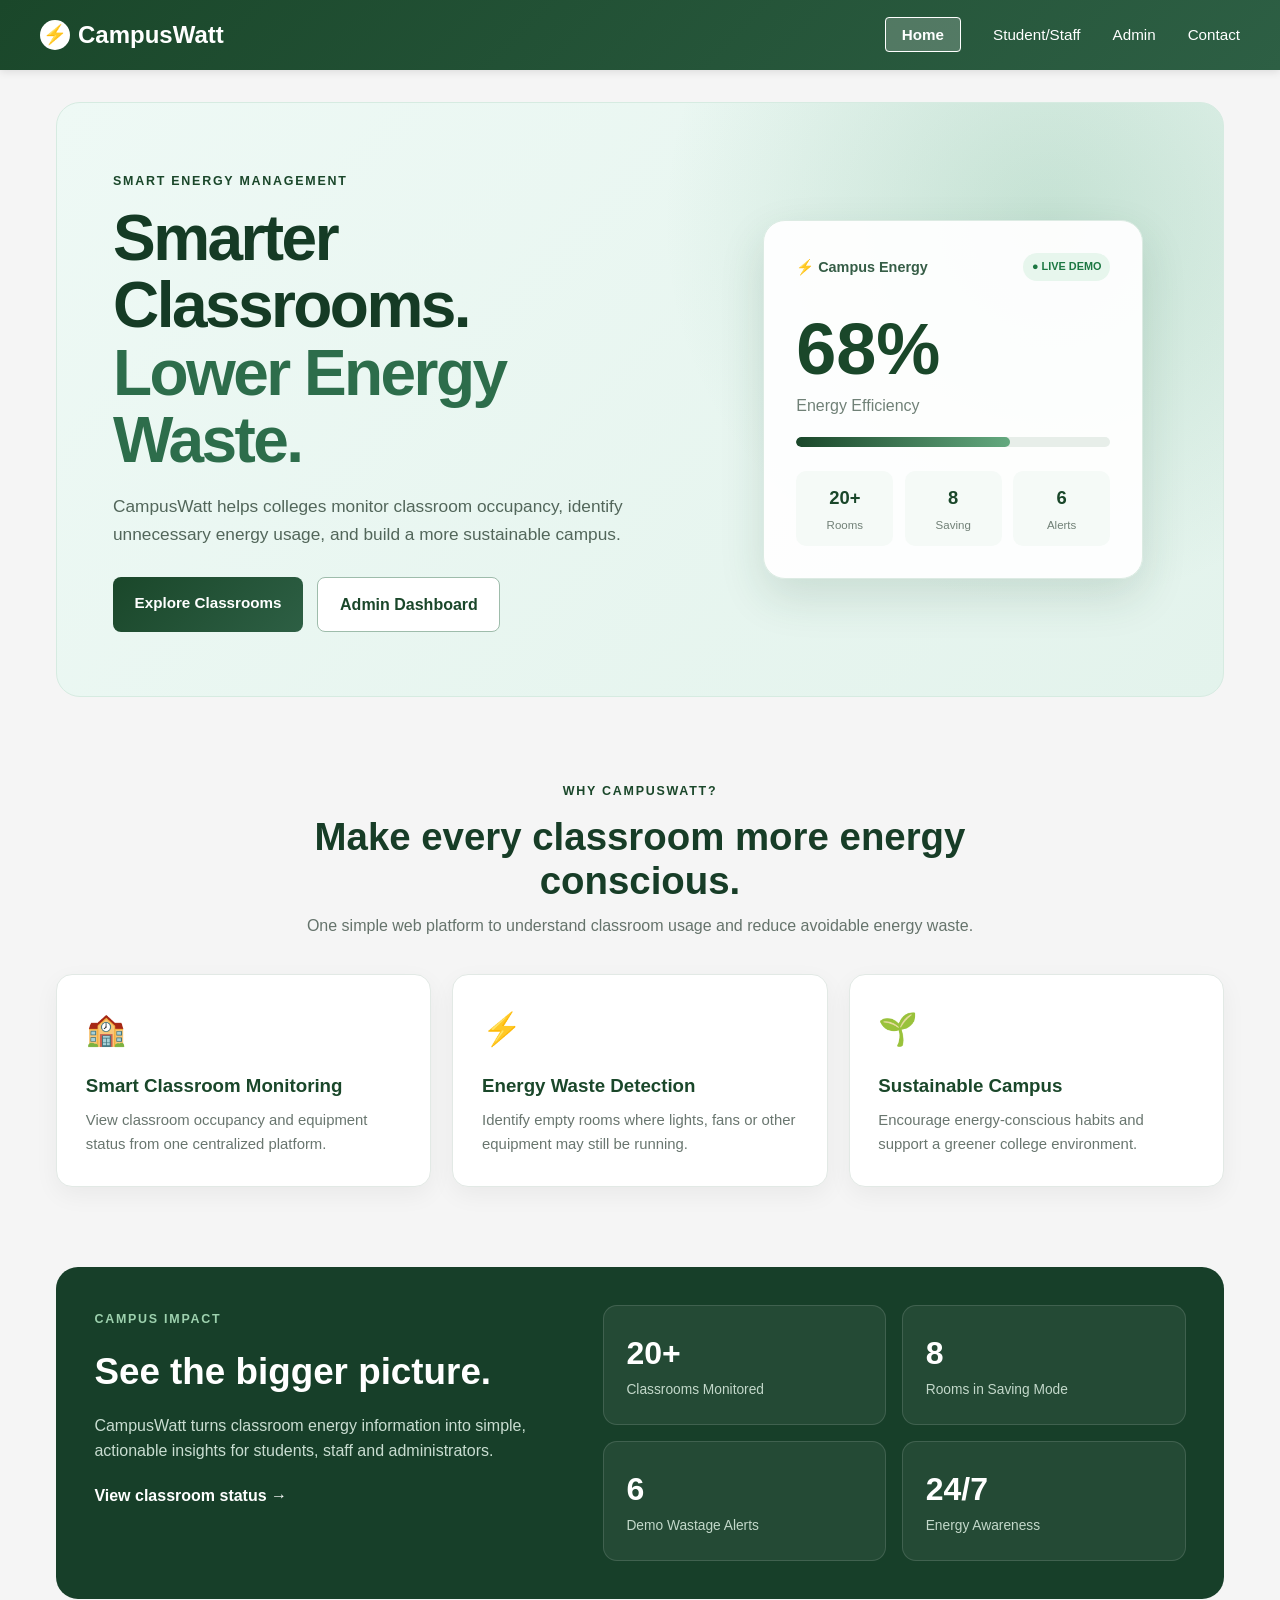
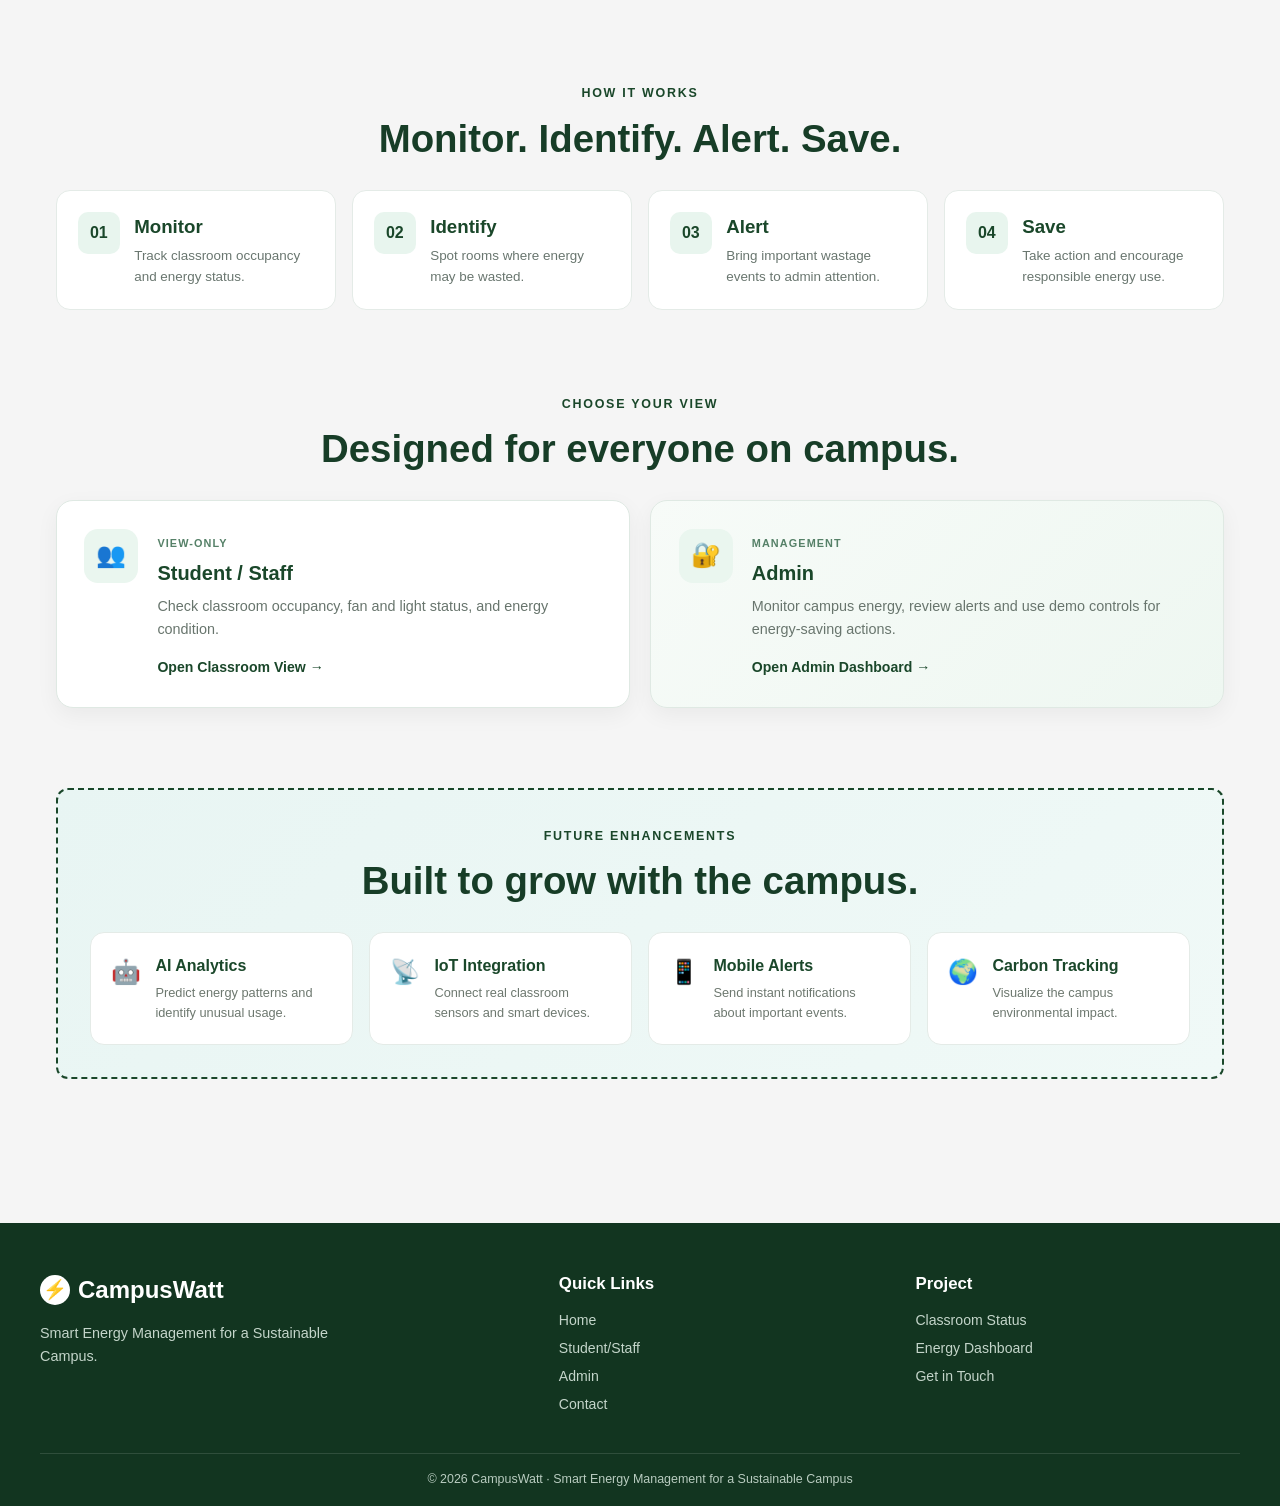
<file: CampusWatt_Home_Page/index.html>
<!DOCTYPE html>
<html lang="en">
<head>
<meta charset="UTF-8">
<meta name="viewport" content="width=device-width, initial-scale=1.0">
<title>CampusWatt - Smart Energy Management</title>
<link rel="stylesheet" href="styles.css">
</head>
<body>
<header>
<nav>
<a class="logo" href="index.html"><div class="logo-icon">⚡</div><span>CampusWatt</span></a>
<ul>
<li><a href="index.html"class="nav-btn active">Home</a></li>
<li><a href="student-login.html">Student/Staff</a></li>
<li><a href="login.html">Admin</a></li>
<li><a href="contact.html">Contact</a></li>
</ul>
</nav>
</header>
<main>
<section class="home-hero">
<div class="hero-content">
<span class="eyebrow">SMART ENERGY MANAGEMENT</span>
<h1>Smarter Classrooms.<br><span>Lower Energy Waste.</span></h1>
<p>CampusWatt helps colleges monitor classroom occupancy, identify unnecessary energy usage, and build a more sustainable campus.</p>
<div class="hero-actions"><a href="student-login.html" class="cta-btn">Explore Classrooms</a><a href="login.html" class="secondary-btn">Admin Dashboard</a></div>
</div>
<div class="hero-visual">
<div class="energy-card main-energy-card">
<div class="energy-card-top"><span>⚡ Campus Energy</span><span class="live-badge">● LIVE DEMO</span></div>
<div class="energy-number">68%</div><div class="energy-label">Energy Efficiency</div>
<div class="energy-progress"><span></span></div>
<div class="energy-mini-row"><div><strong>20+</strong><small>Rooms</small></div><div><strong>8</strong><small>Saving</small></div><div><strong>6</strong><small>Alerts</small></div></div>
</div></div>
</section>
<section class="section-heading"><span class="section-kicker">WHY CAMPUSWATT?</span><h2>Make every classroom more energy conscious.</h2><p>One simple web platform to understand classroom usage and reduce avoidable energy waste.</p></section>
<section class="benefit-grid">
<article class="benefit-card"><div class="benefit-icon">🏫</div><h3>Smart Classroom Monitoring</h3><p>View classroom occupancy and equipment status from one centralized platform.</p></article>
<article class="benefit-card"><div class="benefit-icon">⚡</div><h3>Energy Waste Detection</h3><p>Identify empty rooms where lights, fans or other equipment may still be running.</p></article>
<article class="benefit-card"><div class="benefit-icon">🌱</div><h3>Sustainable Campus</h3><p>Encourage energy-conscious habits and support a greener college environment.</p></article>
</section>
<section class="impact-section">
<div class="impact-copy"><span class="section-kicker">CAMPUS IMPACT</span><h2>See the bigger picture.</h2><p>CampusWatt turns classroom energy information into simple, actionable insights for students, staff and administrators.</p><a href="student.html" class="text-link">View classroom status →</a></div>
<div class="impact-stats"><div class="impact-stat"><strong>20+</strong><span>Classrooms Monitored</span></div><div class="impact-stat"><strong>8</strong><span>Rooms in Saving Mode</span></div><div class="impact-stat"><strong>6</strong><span>Demo Wastage Alerts</span></div><div class="impact-stat"><strong>24/7</strong><span>Energy Awareness</span></div></div>
</section>
<section class="workflow-section"><div class="section-heading compact"><span class="section-kicker">HOW IT WORKS</span><h2>Monitor. Identify. Alert. Save.</h2></div>
<div class="workflow-grid"><div class="workflow-step"><div class="step-number">01</div><div><h3>Monitor</h3><p>Track classroom occupancy and energy status.</p></div></div><div class="workflow-step"><div class="step-number">02</div><div><h3>Identify</h3><p>Spot rooms where energy may be wasted.</p></div></div><div class="workflow-step"><div class="step-number">03</div><div><h3>Alert</h3><p>Bring important wastage events to admin attention.</p></div></div><div class="workflow-step"><div class="step-number">04</div><div><h3>Save</h3><p>Take action and encourage responsible energy use.</p></div></div></div></section>
<section class="role-section"><div class="section-heading compact"><span class="section-kicker">CHOOSE YOUR VIEW</span><h2>Designed for everyone on campus.</h2></div>
<div class="role-choice-grid"><a href="student.html" class="role-choice-card"><div class="role-choice-icon">👥</div><div><span class="role-label">VIEW-ONLY</span><h3>Student / Staff</h3><p>Check classroom occupancy, fan and light status, and energy condition.</p><strong>Open Classroom View →</strong></div></a><a href="login.html" class="role-choice-card admin-choice"><div class="role-choice-icon">🔐</div><div><span class="role-label">MANAGEMENT</span><h3>Admin</h3><p>Monitor campus energy, review alerts and use demo controls for energy-saving actions.</p><strong>Open Admin Dashboard →</strong></div></a></div></section>
<section class="future-section"><div class="section-heading compact"><span class="section-kicker">FUTURE ENHANCEMENTS</span><h2>Built to grow with the campus.</h2></div>
<div class="future-grid"><div class="future-item"><span>🤖</span><div><h3>AI Analytics</h3><p>Predict energy patterns and identify unusual usage.</p></div></div><div class="future-item"><span>📡</span><div><h3>IoT Integration</h3><p>Connect real classroom sensors and smart devices.</p></div></div><div class="future-item"><span>📱</span><div><h3>Mobile Alerts</h3><p>Send instant notifications about important events.</p></div></div><div class="future-item"><span>🌍</span><div><h3>Carbon Tracking</h3><p>Visualize the campus environmental impact.</p></div></div></div></section>
</main>
<footer><div class="footer-content"><div class="footer-brand"><div class="logo"><div class="logo-icon">⚡</div><span>CampusWatt</span></div><p>Smart Energy Management for a Sustainable Campus.</p></div><div><h3>Quick Links</h3><a href="index.html">Home</a><a href="student-login.html">Student/Staff</a><a href="login.html">Admin</a><a href="contact.html">Contact</a></div><div><h3>Project</h3><a href="student-login.html">Classroom Status</a><a href="login.html">Energy Dashboard</a><a href="contact.html">Get in Touch</a></div></div><div class="footer-bottom"><p>© 2026 CampusWatt · Smart Energy Management for a Sustainable Campus</p></div></footer>
</body>
</html>
</file>
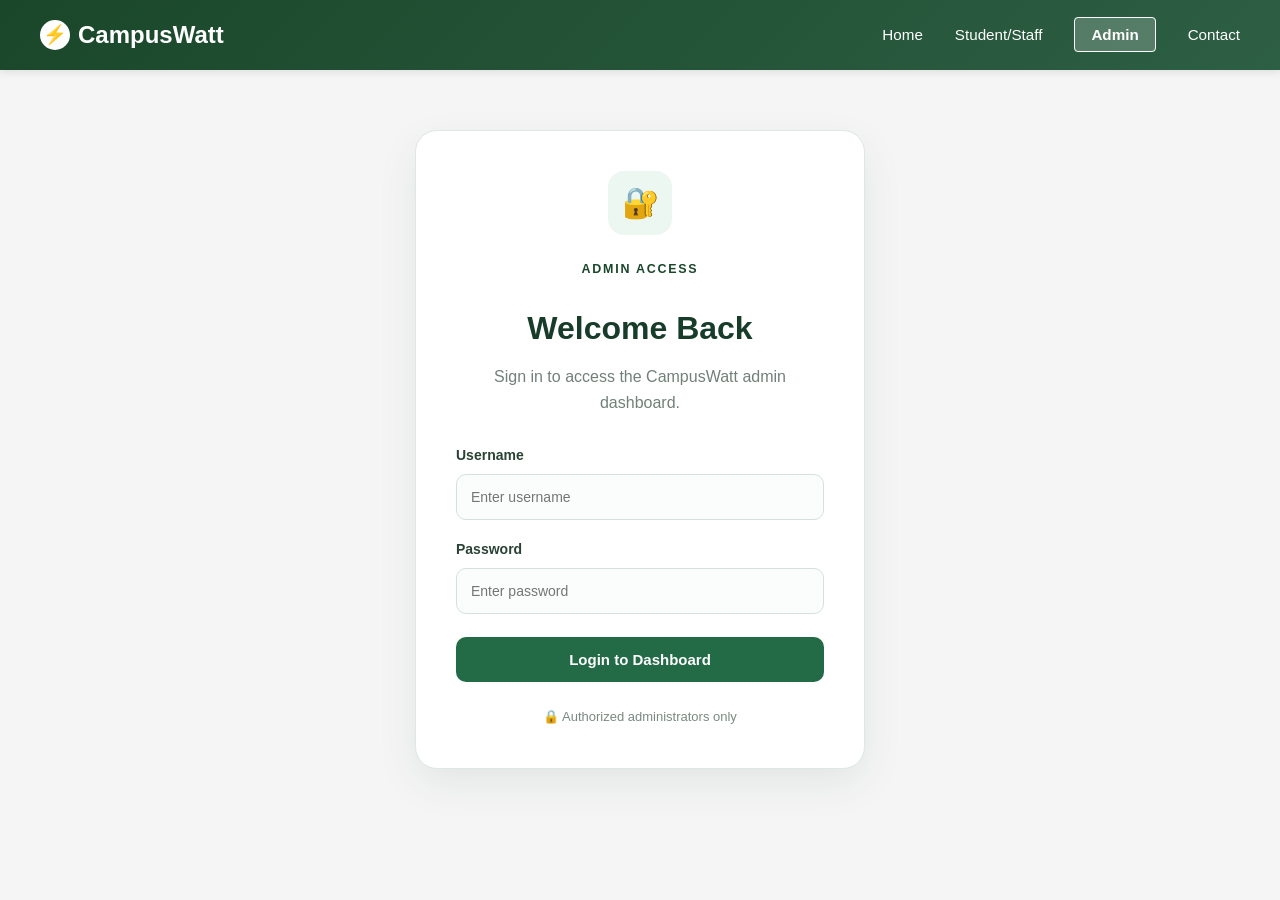
<file: CampusWatt_Home_Page/admin.html>
<!DOCTYPE html>
<html lang="en">
<head>
    <meta charset="UTF-8">
    <meta name="viewport" content="width=device-width, initial-scale=1.0">
    <title>Admin | CampusWatt</title>
    <link rel="stylesheet" href="styles.css">
</head>
<body class="admin-page">
    <script>
if (sessionStorage.getItem("adminLoggedIn") !== "true") {
    window.location.href = "login.html";
}
</script>

<header>
    <nav>
        <a class="logo" href="index.html">
            <div class="logo-icon">⚡</div>
            <span>CampusWatt</span>
        </a>

        <ul>
            <li><a href="index.html">Home</a></li>
            <li><a href="student-login.html">Student/Staff</a></li>
            <li><a href="admin.html"class="nav-btn active">Admin</a></li>
            <li><a href="contact.html">Contact</a></li>
        </ul>
    </nav>
</header>

<main>

<section class="admin-hero">
    <div>
        <span class="section-kicker">ADMIN DASHBOARD</span>
        <h1>Smart Energy <span>Monitoring.</span></h1>
        <p>Monitor classroom occupancy, appliance usage and identify unnecessary energy consumption across the campus.</p>
    </div>
</section>

<section class="admin-dashboard">

    <div class="admin-stats">

        <div class="admin-stat-card">
            <span>🏫</span>
            <small>Total Locations</small>
            <strong>20</strong>
            <p>Classrooms & Labs</p>
        </div>

        <div class="admin-stat-card">
            <span>👥</span>
            <small>Occupied</small>
            <strong>10</strong>
            <p>Currently in use</p>
        </div>

        <div class="admin-stat-card">
            <span>🌱</span>
            <small>Energy Saving</small>
            <strong>7</strong>
            <p>Low energy usage</p>
        </div>

        <div class="admin-stat-card">
            <span>⚠️</span>
            <small>Wastage Alerts</small>
            <strong>3</strong>
            <p>Needs attention</p>
        </div>

    </div>

    <div class="section-heading">
        <div>
            <span class="section-kicker">LIVE MONITORING</span>
            <h2>Energy Status</h2>
        </div>
    </div>

    <div class="monitor-table">

        <div class="monitor-row monitor-header">
            <span>Location</span>
            <span>Occupancy</span>
            <span>Fan</span>
            <span>Light</span>
            <span>Status</span>
            <span>Action</span>
        </div>

        <div class="monitor-row">
    <span><strong>Room 101</strong><small>Classroom</small></span>
    <span>32 Students</span>
    <span>ON</span>
    <span>ON</span>
    <span class="table-status occupied-status">Occupied</span>
    <button disabled>In Use</button>
</div>

<div class="monitor-row">
    <span><strong>Room 102</strong><small>Classroom</small></span>
    <span>0 Students</span>
    <span>OFF</span>
    <span>OFF</span>
    <span class="table-status saving-status">Energy Saving</span>
    <button disabled>Optimized</button>
</div>

<div class="monitor-row">
    <span><strong>Room 103</strong><small>Classroom</small></span>
    <span>30 Students</span>
    <span>ON</span>
    <span>ON</span>
    <span class="table-status occupied-status">Occupied</span>
    <button disabled>In Use</button>
</div>

<div class="monitor-row">
    <span><strong>Room 104</strong><small>Classroom</small></span>
    <span>0 Students</span>
    <span>OFF</span>
    <span>OFF</span>
    <span class="table-status saving-status">Energy Saving</span>
    <button disabled>Optimized</button>
</div>

<div class="monitor-row">
    <span><strong>Room 201</strong><small>Classroom</small></span>
    <span>35 Students</span>
    <span>ON</span>
    <span>ON</span>
    <span class="table-status occupied-status">Occupied</span>
    <button disabled>In Use</button>
</div>

<div class="monitor-row">
    <span><strong>Room 202</strong><small>Classroom</small></span>
    <span>0 Students</span>
    <span>OFF</span>
    <span>OFF</span>
    <span class="table-status saving-status">Energy Saving</span>
    <button disabled>Optimized</button>
</div>

<div class="monitor-row">
    <span><strong>Room 203</strong><small>Classroom</small></span>
    <span>0 Students</span>
    <span id="fan203">ON</span>
    <span id="light203">ON</span>
    <span class="table-status wasting-status" id="status203">Wastage</span>
    <button id="turnOff203" onclick="turnOffAppliances('203')">Turn OFF</button>
</div>

<div class="monitor-row">
    <span><strong>Room 204</strong><small>Classroom</small></span>
    <span>28 Students</span>
    <span>ON</span>
    <span>ON</span>
    <span class="table-status occupied-status">Occupied</span>
    <button disabled>In Use</button>
</div>

<div class="monitor-row">
    <span><strong>Room 301</strong><small>Classroom</small></span>
    <span>29 Students</span>
    <span>ON</span>
    <span>ON</span>
    <span class="table-status occupied-status">Occupied</span>
    <button disabled>In Use</button>
</div>

<div class="monitor-row">
    <span><strong>Room 302</strong><small>Classroom</small></span>
    <span>0 Students</span>
    <span>OFF</span>
    <span>OFF</span>
    <span class="table-status saving-status">Energy Saving</span>
    <button disabled>Optimized</button>
</div>

<div class="monitor-row">
    <span><strong>Room 303</strong><small>Classroom</small></span>
    <span>31 Students</span>
    <span>ON</span>
    <span>ON</span>
    <span class="table-status occupied-status">Occupied</span>
    <button disabled>In Use</button>
</div>

<div class="monitor-row">
    <span><strong>Room 304</strong><small>Classroom</small></span>
    <span>0 Students</span>
    <span>OFF</span>
    <span>OFF</span>
    <span class="table-status saving-status">Energy Saving</span>
    <button disabled>Optimized</button>
</div>

<div class="monitor-row">
    <span><strong>Room 401</strong><small>Classroom</small></span>
    <span>27 Students</span>
    <span>ON</span>
    <span>ON</span>
    <span class="table-status occupied-status">Occupied</span>
    <button disabled>In Use</button>
</div>

<div class="monitor-row">
    <span><strong>Room 402</strong><small>Classroom</small></span>
    <span>0 Students</span>
    <span id="fan402">ON</span>
    <span id="light402">ON</span>
    <span class="table-status wasting-status" id="status402">Wastage</span>
    <button id="turnOff402" onclick="turnOffAppliances('402')">Turn OFF</button>
</div>

<div class="monitor-row">
    <span><strong>Room 403</strong><small>Classroom</small></span>
    <span>26 Students</span>
    <span>ON</span>
    <span>ON</span>
    <span class="table-status occupied-status">Occupied</span>
    <button disabled>In Use</button>
</div>

<div class="monitor-row">
    <span><strong>Room 404</strong><small>Classroom</small></span>
    <span>0 Students</span>
    <span>OFF</span>
    <span>OFF</span>
    <span class="table-status saving-status">Energy Saving</span>
    <button disabled>Optimized</button>
</div>

<div class="monitor-row">
    <span><strong>Lab 1</strong><small>Laboratory</small></span>
    <span>24 Students</span>
    <span>ON</span>
    <span>ON</span>
    <span class="table-status occupied-status">Occupied</span>
    <button disabled>In Use</button>
</div>

<div class="monitor-row">
    <span><strong>Lab 2</strong><small>Laboratory</small></span>
    <span>22 Students</span>
    <span>ON</span>
    <span>ON</span>
    <span class="table-status occupied-status">Occupied</span>
    <button disabled>In Use</button>
</div>

<div class="monitor-row">
    <span><strong>Lab 3</strong><small>Laboratory</small></span>
    <span>0 Students</span>
    <span id="fanlab3">ON</span>
    <span id="lightlab3">ON</span>
    <span class="table-status wasting-status" id="statuslab3">Wastage</span>
    <button id="turnOfflab3" onclick="turnOffAppliances('lab3')">Turn OFF</button>
</div>

<div class="monitor-row">
    <span><strong>Seminar Hall</strong><small>Seminar Hall</small></span>
    <span>0 Students</span>
    <span>OFF</span>
    <span>OFF</span>
    <span class="table-status saving-status">Energy Saving</span>
    <button disabled>Optimized</button>
</div>

    </div>

    <div class="alert-card">
        <div>
            <span>⚠️</span>
            <div>
                <h3>Energy Wastage Detected</h3>
                <p>Room 203, Room 402 and Lab 3 have appliances running while no students are present.</p>
            </div>
        </div>
    </div>

    <div id="successMessage" class="success-message">
        Appliances turned OFF successfully. Energy wastage reduced.
    </div>

    <div class="energy-dashboard">

        <div class="section-heading compact">
            <span class="section-kicker">ENERGY INSIGHTS</span>
            <h2>Campus Energy Overview</h2>
            <p>Demo data for project presentation.</p>
        </div>

        <div class="energy-chart">

            <div class="chart-bar">
                <span>Mon</span>
                <div style="height:65%"></div>
            </div>

            <div class="chart-bar">
                <span>Tue</span>
                <div style="height:78%"></div>
            </div>

            <div class="chart-bar">
                <span>Wed</span>
                <div style="height:55%"></div>
            </div>

            <div class="chart-bar">
                <span>Thu</span>
                <div style="height:70%"></div>
            </div>

            <div class="chart-bar">
                <span>Fri</span>
                <div style="height:48%"></div>
            </div>

        </div>

    </div>

    <div class="recent-alerts">

        <div class="section-heading compact">
            <span class="section-kicker">RECENT ALERTS</span>
            <h2>Energy Monitoring Alerts</h2>
        </div>

        <div class="recent-alert">
            <span>🔴</span>
            <div>
                <strong>Room 203</strong>
                <p>Fan and light ON with 0 students.</p>
            </div>
        </div>

        <div class="recent-alert">
            <span>🔴</span>
            <div>
                <strong>Room 402</strong>
                <p>Unnecessary appliance usage detected.</p>
            </div>
        </div>

        <div class="recent-alert">
            <span>🔴</span>
            <div>
                <strong>Lab 3</strong>
                <p>Fan and light ON with 0 students.</p>
            </div>
        </div>

    </div>

</section>

</main>

<footer>
    <div class="footer-content">

        <div class="footer-brand">
            <div class="logo">
                <div class="logo-icon">⚡</div>
                <span>CampusWatt</span>
            </div>
            <p>Smart Energy Management for a Sustainable Campus.</p>
        </div>

        <div>
            <h3>Quick Links</h3>
            <a href="index.html">Home</a>
            <a href="student.html">Student/Staff</a>
            <a href="admin.html">Admin</a>
            <a href="contact.html">Contact</a>
        </div>

        <div>
            <h3>CampusWatt</h3>
            <a href="student.html">Classroom Status</a>
            <a href="admin.html">Energy Dashboard</a>
        </div>

    </div>

    <div class="footer-bottom">
        <p>© 2026 CampusWatt · Smart Energy Management for a Sustainable Campus</p>
    </div>
</footer>

<script src="script.js"></script>

</body>
</html>
</file>
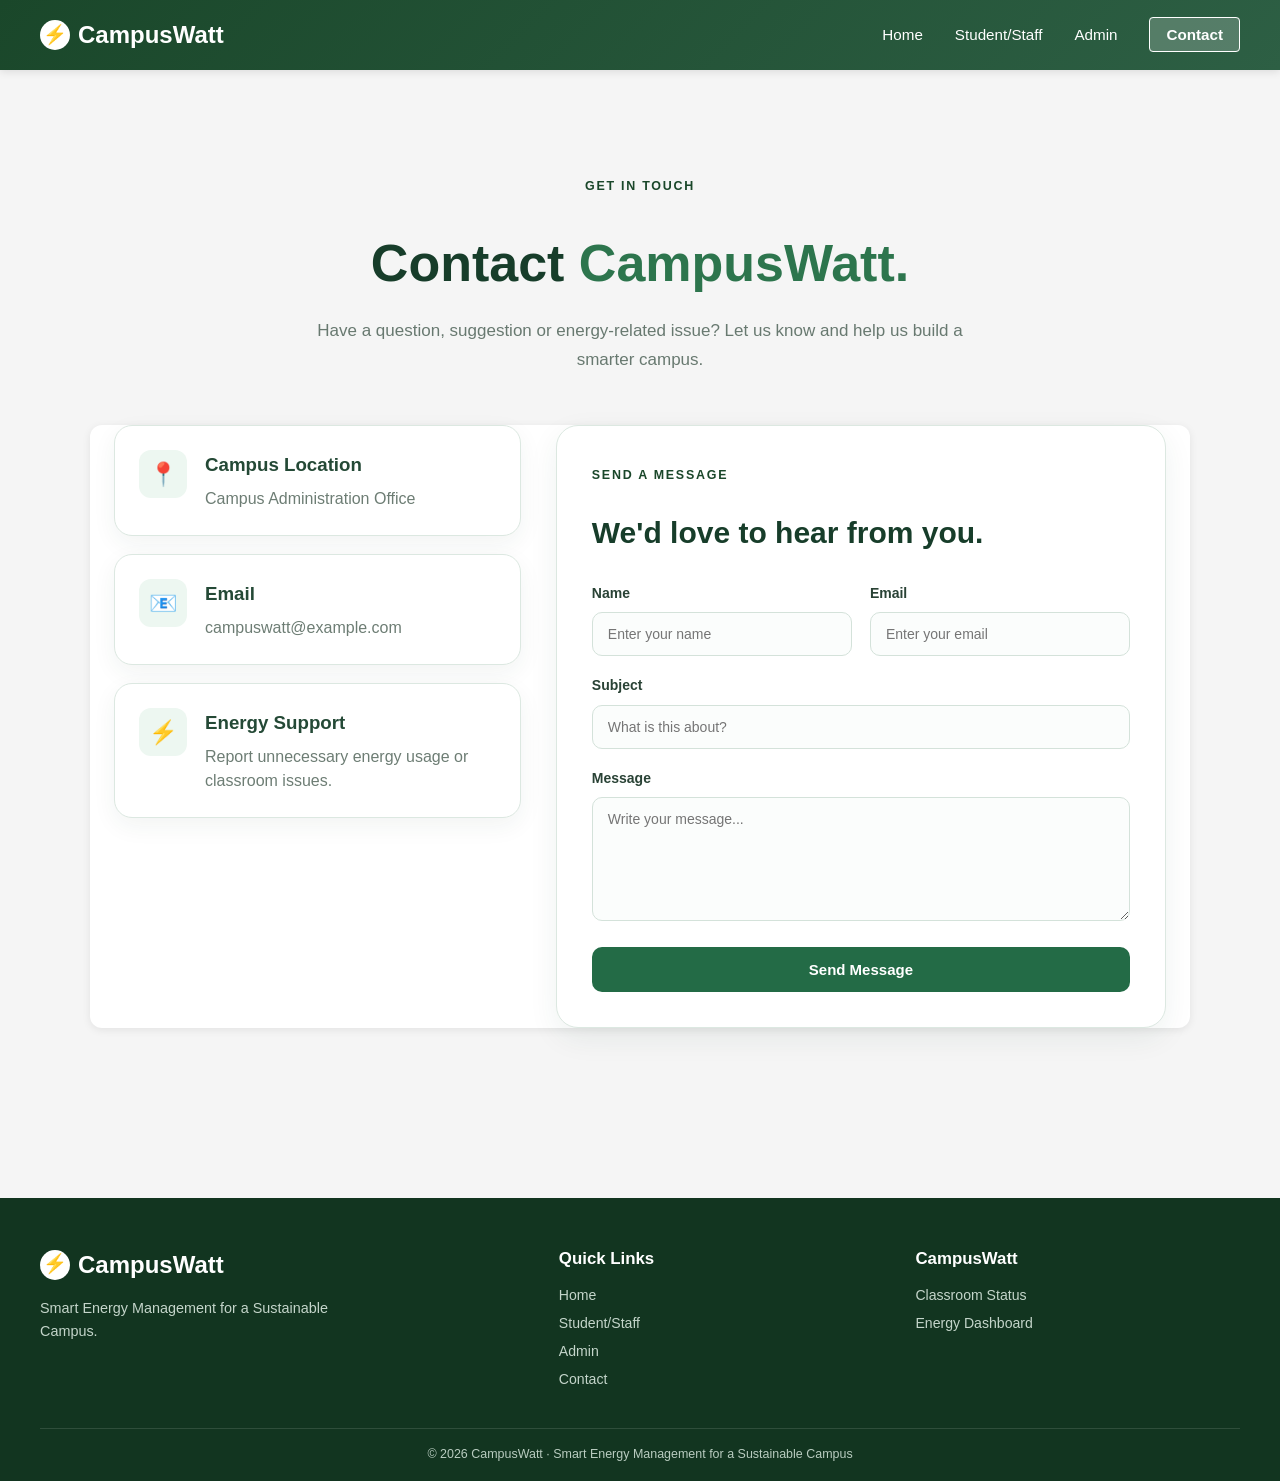
<file: CampusWatt_Home_Page/contact.html>
<!DOCTYPE html>
<html lang="en">
<head>
    <meta charset="UTF-8">
    <meta name="viewport" content="width=device-width, initial-scale=1.0">
    <title>Contact | CampusWatt</title>
    <link rel="stylesheet" href="styles.css">
</head>
<body class="contact-page">

<header>
    <nav>
        <a class="logo" href="index.html">
            <div class="logo-icon">⚡</div>
            <span>CampusWatt</span>
        </a>

        <ul>
            <li><a href="index.html">Home</a></li>
            <li><a href="student-login.html">Student/Staff</a></li>
            <li><a href="login.html">Admin</a></li>
            <li><a href="contact.html" class="nav-btn active">Contact</a></li>
        </ul>
    </nav>
</header>

<main>

<section class="contact-hero">
    <span class="section-kicker">GET IN TOUCH</span>
    <h1>Contact <span>CampusWatt.</span></h1>
    <p>
        Have a question, suggestion or energy-related issue?
        Let us know and help us build a smarter campus.
    </p>
</section>

<section class="contact-section">

    <div class="contact-info">

        <div class="contact-card">
            <div class="contact-icon">📍</div>
            <div>
                <h3>Campus Location</h3>
                <p>Campus Administration Office</p>
            </div>
        </div>

        <div class="contact-card">
            <div class="contact-icon">📧</div>
            <div>
                <h3>Email</h3>
                <p>campuswatt@example.com</p>
            </div>
        </div>

        <div class="contact-card">
            <div class="contact-icon">⚡</div>
            <div>
                <h3>Energy Support</h3>
                <p>Report unnecessary energy usage or classroom issues.</p>
            </div>
        </div>

    </div>

    <div class="contact-form-card">

        <span class="section-kicker">SEND A MESSAGE</span>
        <h2>We'd love to hear from you.</h2>

        <form id="contactForm">

            <div class="form-row">

                <div class="form-group">
                    <label for="name">Name</label>
                    <input
                        type="text"
                        id="name"
                        name="name"
                        placeholder="Enter your name"
                        required
                    >
                </div>

                <div class="form-group">
                    <label for="email">Email</label>
                    <input
                        type="email"
                        id="email"
                        name="email"
                        placeholder="Enter your email"
                        required
                    >
                </div>

            </div>

            <div class="form-group">
                <label for="subject">Subject</label>
                <input
                    type="text"
                    id="subject"
                    name="subject"
                    placeholder="What is this about?"
                    required
                >
            </div>

            <div class="form-group">
                <label for="message">Message</label>
                <textarea
                    id="message"
                    name="message"
                    rows="6"
                    placeholder="Write your message..."
                    required
                ></textarea>
            </div>

            <button type="submit" class="contact-submit">
                Send Message
            </button>

            <div id="contactSuccess" class="contact-success">
                ✓ Thank you! Your message has been submitted successfully.
            </div>

        </form>

    </div>

</section>

</main>

<footer>
    <div class="footer-content">

        <div class="footer-brand">
            <div class="logo">
                <div class="logo-icon">⚡</div>
                <span>CampusWatt</span>
            </div>
            <p>Smart Energy Management for a Sustainable Campus.</p>
        </div>

        <div>
            <h3>Quick Links</h3>
            <a href="index.html">Home</a>
            <a href="student.html">Student/Staff</a>
            <a href="admin.html">Admin</a>
            <a href="contact.html">Contact</a>
        </div>

        <div>
            <h3>CampusWatt</h3>
            <a href="student.html">Classroom Status</a>
            <a href="admin.html">Energy Dashboard</a>
        </div>

    </div>

    <div class="footer-bottom">
        <p>© 2026 CampusWatt · Smart Energy Management for a Sustainable Campus</p>
    </div>
</footer>

<script>
const contactForm = document.getElementById("contactForm");
const contactSuccess = document.getElementById("contactSuccess");

contactForm.addEventListener("submit", function(event) {
    event.preventDefault();

    contactSuccess.style.display = "block";
    contactForm.reset();

    setTimeout(() => {
        contactSuccess.style.display = "none";
    }, 5000);
});
</script>

</body>
</html>
</file>
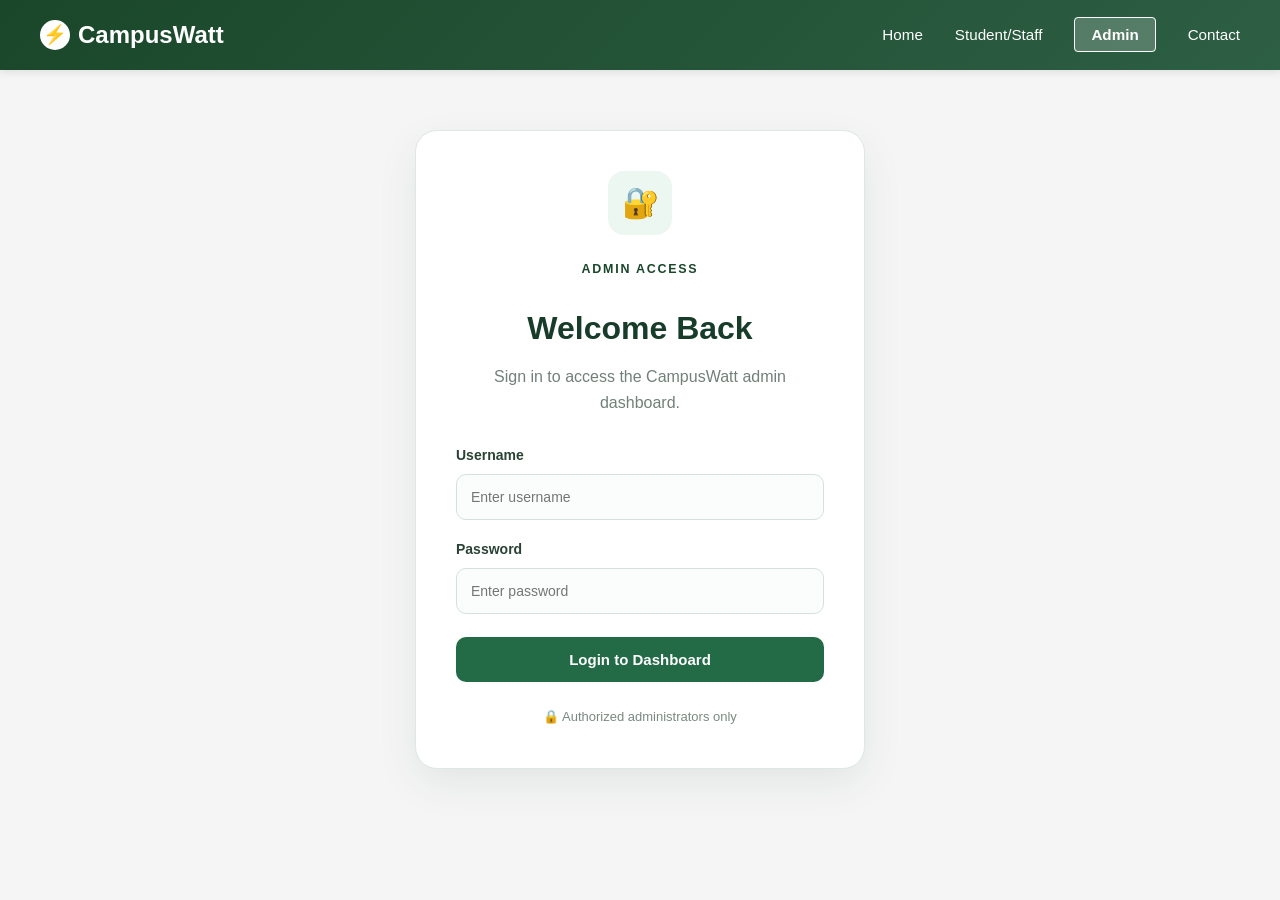
<file: CampusWatt_Home_Page/login.html>
<!DOCTYPE html>
<html lang="en">
<head>
    <meta charset="UTF-8">
    <meta name="viewport" content="width=device-width, initial-scale=1.0">
    <title>Admin Login | CampusWatt</title>
    <link rel="stylesheet" href="styles.css">
</head>
<body class="login-page">

<header>
    <nav>
        <a class="logo" href="index.html">
            <div class="logo-icon">⚡</div>
            <span>CampusWatt</span>
        </a>

        <ul>
            <li><a href="index.html">Home</a></li>
            <li><a href="student-login.html">Student/Staff</a></li>
            <li><a href="login.html" class="nav-btn active">Admin</a></li>
            <li><a href="contact.html">Contact</a></li>
        </ul>
    </nav>
</header>

<main class="login-container">

    <div class="login-card">

        <div class="login-icon">🔐</div>

        <span class="section-kicker">ADMIN ACCESS</span>

        <h1>Welcome Back</h1>

        <p class="login-subtitle">
            Sign in to access the CampusWatt admin dashboard.
        </p>

        <form id="loginForm">

            <div class="form-group">
                <label for="username">Username</label>
                <input
                    type="text"
                    id="username"
                    placeholder="Enter username"
                    required
                >
            </div>

            <div class="form-group">
                <label for="password">Password</label>
                <input
                    type="password"
                    id="password"
                    placeholder="Enter password"
                    required
                >
            </div>

            <button type="submit" class="login-button">
                Login to Dashboard
            </button>

            <div id="loginError" class="login-error">
                Invalid username or password.
            </div>

        </form>

        <p class="login-note">
            🔒 Authorized administrators only
        </p>

    </div>

</main>

<script>
const loginForm = document.getElementById("loginForm");
const loginError = document.getElementById("loginError");

loginForm.addEventListener("submit", function(event) {
    event.preventDefault();

    const username = document.getElementById("username").value;
    const password = document.getElementById("password").value;

    if (username === "admin" && password === "campus123") {
        sessionStorage.setItem("adminLoggedIn", "true");
        window.location.href = "admin.html";
    } else {
        loginError.style.display = "block";
    }
});
</script>

</body>
</html>
</file>
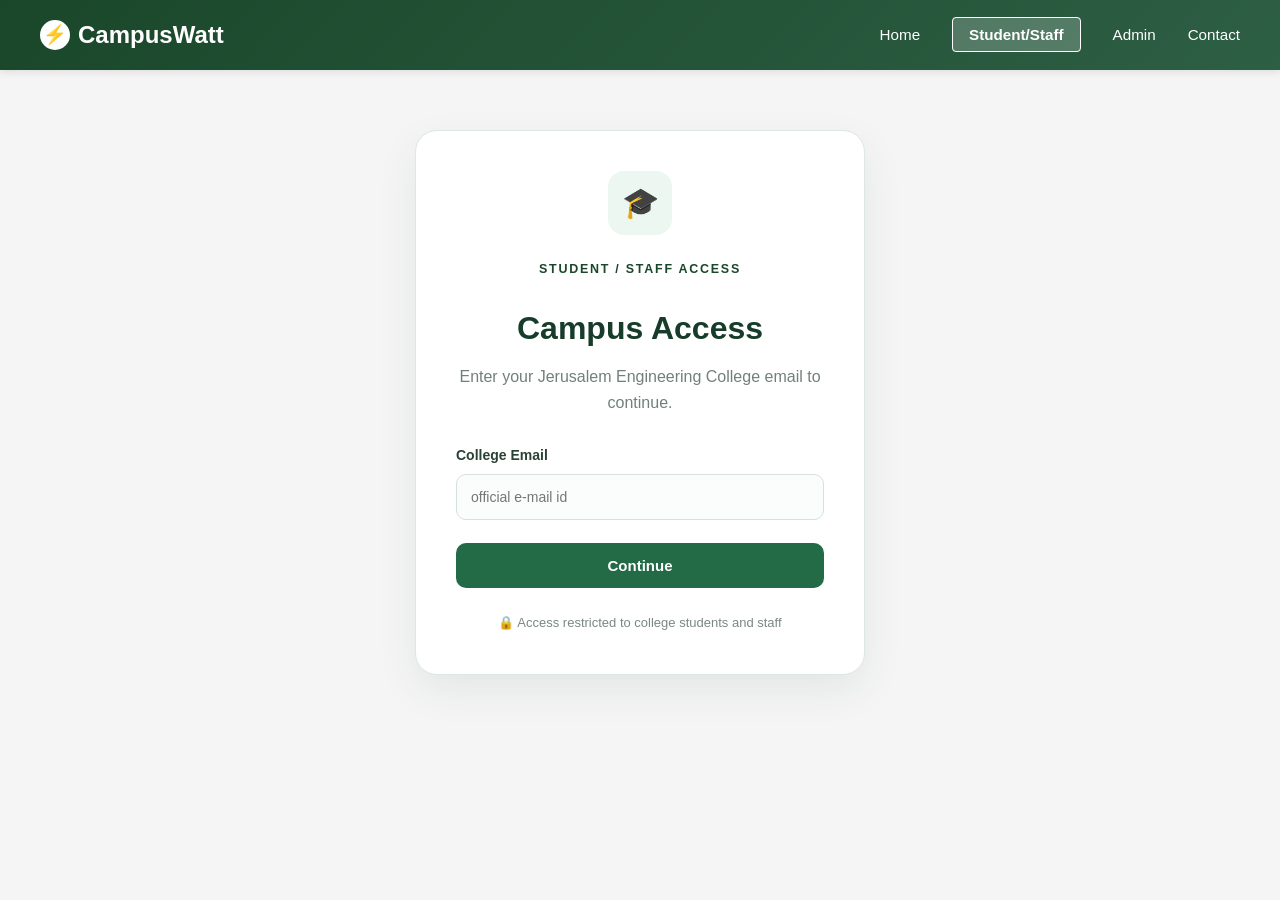
<file: CampusWatt_Home_Page/student-login.html>
<!DOCTYPE html>
<html lang="en">
<head>
    <meta charset="UTF-8">
    <meta name="viewport" content="width=device-width, initial-scale=1.0">
    <title>Student / Staff Login | CampusWatt</title>
    <link rel="stylesheet" href="styles.css">
</head>
<body class="login-page">

<header>
    <nav>
        <a class="logo" href="index.html">
            <div class="logo-icon">⚡</div>
            <span>CampusWatt</span>
        </a>

        <ul>
            <li><a href="index.html">Home</a></li>
            <li><a href="student-login.html" class="nav-btn active">Student/Staff</a></li>
            <li><a href="login.html">Admin</a></li>
            <li><a href="contact.html">Contact</a></li>
        </ul>
    </nav>
</header>

<main class="login-container">

    <div class="login-card">

        <div class="login-icon">🎓</div>

        <span class="section-kicker">STUDENT / STAFF ACCESS</span>

        <h1>Campus Access</h1>

        <p class="login-subtitle">
            Enter your Jerusalem Engineering College email to continue.
        </p>

        <form id="studentLoginForm">

            <div class="form-group">
                <label for="collegeEmail">College Email</label>

                <input
                    type="email"
                    id="collegeEmail"
                    placeholder="official e-mail id"
                    required
                >
            </div>

            <button type="submit" class="login-button">
                Continue
            </button>

            <div id="studentLoginError" class="login-error">
                Please use your official email address.
            </div>

        </form>

        <p class="login-note">
            🔒 Access restricted to college students and staff
        </p>

    </div>

</main>

<script>
const studentLoginForm = document.getElementById("studentLoginForm");
const collegeEmail = document.getElementById("collegeEmail");
const studentLoginError = document.getElementById("studentLoginError");

studentLoginForm.addEventListener("submit", function(event) {
    event.preventDefault();

    const email = collegeEmail.value.trim().toLowerCase();

    if (email.endsWith("@jerusalemengg.ac.in")) {
        sessionStorage.setItem("studentLoggedIn", "true");
        sessionStorage.setItem("collegeEmail", email);

        window.location.href = "student.html";
    } else {
        studentLoginError.style.display = "block";
    }
});
</script>

</body>
</html>
</file>
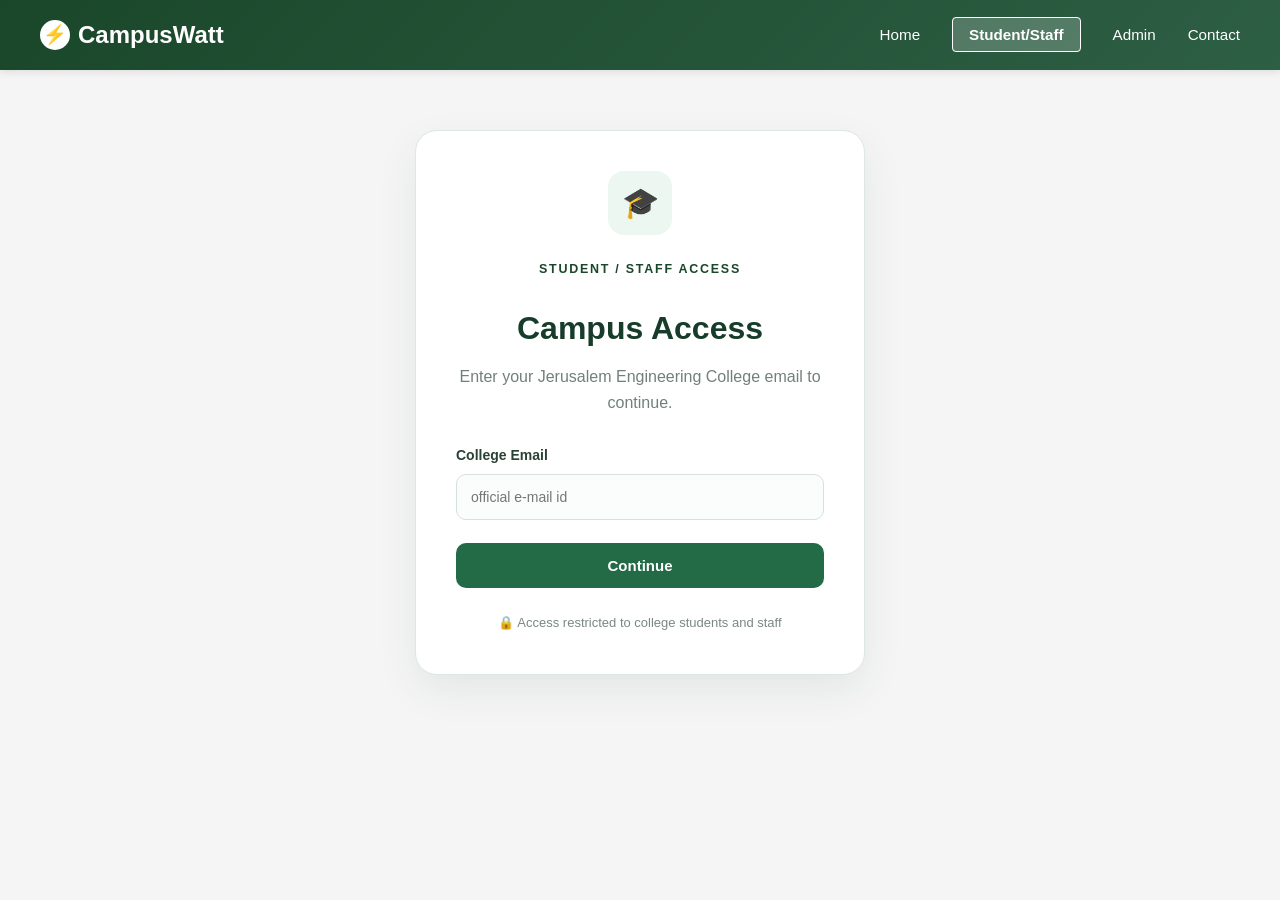
<file: CampusWatt_Home_Page/student.html>
<!DOCTYPE html>
<html lang="en">
<head>
    <meta charset="UTF-8">
    <meta name="viewport" content="width=device-width, initial-scale=1.0">
    <title>Student / Staff | CampusWatt</title>
    <link rel="stylesheet" href="styles.css">
</head>
<body>
    <script>
if (sessionStorage.getItem("studentLoggedIn") !== "true") {
    window.location.href = "student-login.html";
}
</script>

<header>
    <nav>
        <a class="logo" href="index.html">
            <div class="logo-icon">⚡</div>
            <span>CampusWatt</span>
        </a>

        <ul>
            <li><a href="index.html">Home</a></li>
            <li><a href="student.html"class="nav-btn active">Student/Staff</a></li>
            <li><a href="login.html">Admin</a></li>
            <li><a href="contact.html">Contact</a></li>
        </ul>
    </nav>
</header>

<main class="student-page">

    <section class="page-hero">
        <div>
            <span class="section-kicker">STUDENT / STAFF VIEW</span>
            <h1>Know Your Classroom.<br><span>Save Energy.</span></h1>
            <p>
                Check classroom occupancy, appliance status and energy conditions
                across the campus.
            </p>
        </div>
    </section>

    <section class="classroom-section">

        <div class="section-heading classroom-heading">
            <div>
                <span class="section-kicker">CLASSROOM MONITORING</span>
                <h2>Classroom Status</h2>
            </div>

            <div class="search-box">
                <input
                    type="text"
                    id="classroomSearch"
                    placeholder="Search classroom or lab..."
                >
            </div>
        </div>

        <div class="filter-buttons">
            <button class="filter-btn active" data-filter="all">All</button>
            <button class="filter-btn" data-filter="occupied">Occupied</button>
            <button class="filter-btn" data-filter="empty">Empty</button>
            <button class="filter-btn" data-filter="saving">Energy Saving</button>
        </div>

        <div class="classroom-grid" id="classroomGrid">

            <article class="classroom-card" data-status="occupied">
                <div class="classroom-top">
                    <div>
                        <span class="room-type">CLASSROOM</span>
                        <h3>Room 101</h3>
                    </div>
                    <span class="status-badge occupied">Occupied</span>
                </div>

                <div class="occupancy">
                    <span>👥</span>
                    <div>
                        <small>Occupancy</small>
                        <strong>32 Students</strong>
                    </div>
                </div>

                <div class="appliance-row">
                    <div>
                        <span>🌀</span>
                        <small>Fan</small>
                        <strong>ON</strong>
                    </div>
                    <div>
                        <span>💡</span>
                        <small>Light</small>
                        <strong>ON</strong>
                    </div>
                </div>

                <div class="room-message normal">
                    Classroom is currently in use.
                </div>
            </article>

            <article class="classroom-card" data-status="empty saving">
                <div class="classroom-top">
                    <div>
                        <span class="room-type">CLASSROOM</span>
                        <h3>Room 102</h3>
                    </div>
                    <span class="status-badge saving">Energy Saving</span>
                </div>

                <div class="occupancy">
                    <span>👥</span>
                    <div>
                        <small>Occupancy</small>
                        <strong>0 Students</strong>
                    </div>
                </div>

                <div class="appliance-row">
                    <div>
                        <span>🌀</span>
                        <small>Fan</small>
                        <strong>OFF</strong>
                    </div>
                    <div>
                        <span>💡</span>
                        <small>Light</small>
                        <strong>OFF</strong>
                    </div>
                </div>

                <div class="room-message saving-message">
                    Energy-saving mode is active.
                </div>
            </article>

            <article class="classroom-card" data-status="occupied">
                <div class="classroom-top">
                    <div>
                        <span class="room-type">LABORATORY</span>
                        <h3>Lab 1</h3>
                    </div>
                    <span class="status-badge occupied">Occupied</span>
                </div>

                <div class="occupancy">
                    <span>👥</span>
                    <div>
                        <small>Occupancy</small>
                        <strong>24 Students</strong>
                    </div>
                </div>

                <div class="appliance-row">
                    <div>
                        <span>🌀</span>
                        <small>Fan</small>
                        <strong>ON</strong>
                    </div>
                    <div>
                        <span>💡</span>
                        <small>Light</small>
                        <strong>ON</strong>
                    </div>
                </div>

                <div class="room-message normal">
                    Laboratory is currently in use.
                </div>
            </article>

            <article class="classroom-card" data-status="empty saving">
                <div class="classroom-top">
                    <div>
                        <span class="room-type">SEMINAR HALL</span>
                        <h3>Seminar Hall</h3>
                    </div>
                    <span class="status-badge saving">Energy Saving</span>
                </div>

                <div class="occupancy">
                    <span>👥</span>
                    <div>
                        <small>Occupancy</small>
                        <strong>0 Students</strong>
                    </div>
                </div>

                <div class="appliance-row">
                    <div>
                        <span>🌀</span>
                        <small>Fan</small>
                        <strong>OFF</strong>
                    </div>
                    <div>
                        <span>💡</span>
                        <small>Light</small>
                        <strong>OFF</strong>
                    </div>
                </div>

                <div class="room-message saving-message">
                    No unnecessary energy usage detected.
                </div>
            </article>

            <article class="classroom-card" data-status="empty wasting">
                <div class="classroom-top">
                    <div>
                        <span class="room-type">CLASSROOM</span>
                        <h3>Room 203</h3>
                    </div>
                    <span class="status-badge wasting">Wastage</span>
                </div>

                <div class="occupancy">
                    <span>⚠️</span>
                    <div>
                        <small>Occupancy</small>
                        <strong>0 Students</strong>
                    </div>
                </div>

                <div class="appliance-row">
                    <div>
                        <span>🌀</span>
                        <small>Fan</small>
                        <strong>ON</strong>
                    </div>
                    <div>
                        <span>💡</span>
                        <small>Light</small>
                        <strong>ON</strong>
                    </div>
                </div>

                <div class="room-message warning-message">
                    Energy wastage detected. Please inform the administrator.
                </div>
            </article>

            <article class="classroom-card" data-status="occupied">
                <div class="classroom-top">
                    <div>
                        <span class="room-type">CLASSROOM</span>
                        <h3>Room 204</h3>
                    </div>
                    <span class="status-badge occupied">Occupied</span>
                </div>

                <div class="occupancy">
                    <span>👥</span>
                    <div>
                        <small>Occupancy</small>
                        <strong>28 Students</strong>
                    </div>
                </div>

                <div class="appliance-row">
                    <div>
                        <span>🌀</span>
                        <small>Fan</small>
                        <strong>ON</strong>
                    </div>
                    <div>
                        <span>💡</span>
                        <small>Light</small>
                        <strong>ON</strong>
                    </div>
                </div>

                <div class="room-message normal">
                    Classroom is currently in use.
                </div>
            </article>
            <article class="classroom-card" data-status="occupied">
    <div class="classroom-top">
        <div>
            <span class="room-type">CLASSROOM</span>
            <h3>Room 103</h3>
        </div>
        <span class="status-badge occupied">Occupied</span>
    </div>
    <div class="occupancy">
        <span>👥</span>
        <div>
            <small>Occupancy</small>
            <strong>30 Students</strong>
        </div>
    </div>
    <div class="appliance-row">
        <div>
            <span>🌀</span>
            <small>Fan</small>
            <strong>ON</strong>
        </div>
        <div>
            <span>💡</span>
            <small>Light</small>
            <strong>ON</strong>
        </div>
    </div>
    <div class="room-message normal">Classroom is currently in use.</div>
</article>

<article class="classroom-card" data-status="empty saving">
    <div class="classroom-top">
        <div>
            <span class="room-type">CLASSROOM</span>
            <h3>Room 104</h3>
        </div>
        <span class="status-badge saving">Energy Saving</span>
    </div>
    <div class="occupancy">
        <span>👥</span>
        <div>
            <small>Occupancy</small>
            <strong>0 Students</strong>
        </div>
    </div>
    <div class="appliance-row">
        <div>
            <span>🌀</span>
            <small>Fan</small>
            <strong>OFF</strong>
        </div>
        <div>
            <span>💡</span>
            <small>Light</small>
            <strong>OFF</strong>
        </div>
    </div>
    <div class="room-message saving-message">Energy-saving mode is active.</div>
</article>

<article class="classroom-card" data-status="occupied">
    <div class="classroom-top">
        <div>
            <span class="room-type">CLASSROOM</span>
            <h3>Room 201</h3>
        </div>
        <span class="status-badge occupied">Occupied</span>
    </div>
    <div class="occupancy">
        <span>👥</span>
        <div>
            <small>Occupancy</small>
            <strong>35 Students</strong>
        </div>
    </div>
    <div class="appliance-row">
        <div>
            <span>🌀</span>
            <small>Fan</small>
            <strong>ON</strong>
        </div>
        <div>
            <span>💡</span>
            <small>Light</small>
            <strong>ON</strong>
        </div>
    </div>
    <div class="room-message normal">Classroom is currently in use.</div>
</article>

<article class="classroom-card" data-status="empty saving">
    <div class="classroom-top">
        <div>
            <span class="room-type">CLASSROOM</span>
            <h3>Room 202</h3>
        </div>
        <span class="status-badge saving">Energy Saving</span>
    </div>
    <div class="occupancy">
        <span>👥</span>
        <div>
            <small>Occupancy</small>
            <strong>0 Students</strong>
        </div>
    </div>
    <div class="appliance-row">
        <div>
            <span>🌀</span>
            <small>Fan</small>
            <strong>OFF</strong>
        </div>
        <div>
            <span>💡</span>
            <small>Light</small>
            <strong>OFF</strong>
        </div>
    </div>
    <div class="room-message saving-message">Energy-saving mode is active.</div>
</article>

<article class="classroom-card" data-status="occupied">
    <div class="classroom-top">
        <div>
            <span class="room-type">CLASSROOM</span>
            <h3>Room 301</h3>
        </div>
        <span class="status-badge occupied">Occupied</span>
    </div>
    <div class="occupancy">
        <span>👥</span>
        <div>
            <small>Occupancy</small>
            <strong>29 Students</strong>
        </div>
    </div>
    <div class="appliance-row">
        <div>
            <span>🌀</span>
            <small>Fan</small>
            <strong>ON</strong>
        </div>
        <div>
            <span>💡</span>
            <small>Light</small>
            <strong>ON</strong>
        </div>
    </div>
    <div class="room-message normal">Classroom is currently in use.</div>
</article>

<article class="classroom-card" data-status="empty saving">
    <div class="classroom-top">
        <div>
            <span class="room-type">CLASSROOM</span>
            <h3>Room 302</h3>
        </div>
        <span class="status-badge saving">Energy Saving</span>
    </div>
    <div class="occupancy">
        <span>👥</span>
        <div>
            <small>Occupancy</small>
            <strong>0 Students</strong>
        </div>
    </div>
    <div class="appliance-row">
        <div>
            <span>🌀</span>
            <small>Fan</small>
            <strong>OFF</strong>
        </div>
        <div>
            <span>💡</span>
            <small>Light</small>
            <strong>OFF</strong>
        </div>
    </div>
    <div class="room-message saving-message">Energy-saving mode is active.</div>
</article>

<article class="classroom-card" data-status="occupied">
    <div class="classroom-top">
        <div>
            <span class="room-type">CLASSROOM</span>
            <h3>Room 303</h3>
        </div>
        <span class="status-badge occupied">Occupied</span>
    </div>
    <div class="occupancy">
        <span>👥</span>
        <div>
            <small>Occupancy</small>
            <strong>31 Students</strong>
        </div>
    </div>
    <div class="appliance-row">
        <div>
            <span>🌀</span>
            <small>Fan</small>
            <strong>ON</strong>
        </div>
        <div>
            <span>💡</span>
            <small>Light</small>
            <strong>ON</strong>
        </div>
    </div>
    <div class="room-message normal">Classroom is currently in use.</div>
</article>

<article class="classroom-card" data-status="empty saving">
    <div class="classroom-top">
        <div>
            <span class="room-type">CLASSROOM</span>
            <h3>Room 304</h3>
        </div>
        <span class="status-badge saving">Energy Saving</span>
    </div>
    <div class="occupancy">
        <span>👥</span>
        <div>
            <small>Occupancy</small>
            <strong>0 Students</strong>
        </div>
    </div>
    <div class="appliance-row">
        <div>
            <span>🌀</span>
            <small>Fan</small>
            <strong>OFF</strong>
        </div>
        <div>
            <span>💡</span>
            <small>Light</small>
            <strong>OFF</strong>
        </div>
    </div>
    <div class="room-message saving-message">Energy-saving mode is active.</div>
</article>

<article class="classroom-card" data-status="occupied">
    <div class="classroom-top">
        <div>
            <span class="room-type">CLASSROOM</span>
            <h3>Room 401</h3>
        </div>
        <span class="status-badge occupied">Occupied</span>
    </div>
    <div class="occupancy">
        <span>👥</span>
        <div>
            <small>Occupancy</small>
            <strong>27 Students</strong>
        </div>
    </div>
    <div class="appliance-row">
        <div>
            <span>🌀</span>
            <small>Fan</small>
            <strong>ON</strong>
        </div>
        <div>
            <span>💡</span>
            <small>Light</small>
            <strong>ON</strong>
        </div>
    </div>
    <div class="room-message normal">Classroom is currently in use.</div>
</article>

<article class="classroom-card" data-status="empty wasting">
    <div class="classroom-top">
        <div>
            <span class="room-type">CLASSROOM</span>
            <h3>Room 402</h3>
        </div>
        <span class="status-badge wasting">Wastage</span>
    </div>
    <div class="occupancy">
        <span>👥</span>
        <div>
            <small>Occupancy</small>
            <strong>0 Students</strong>
        </div>
    </div>
    <div class="appliance-row">
        <div>
            <span>🌀</span>
            <small>Fan</small>
            <strong>ON</strong>
        </div>
        <div>
            <span>💡</span>
            <small>Light</small>
            <strong>OFF</strong>
        </div>
    </div>
    <div class="room-message warning-message">
    Energy wastage detected. Please inform the administrator.
</div>
</article>

<article class="classroom-card" data-status="occupied">
    <div class="classroom-top">
        <div>
            <span class="room-type">CLASSROOM</span>
            <h3>Room 403</h3>
        </div>
        <span class="status-badge occupied">Occupied</span>
    </div>
    <div class="occupancy">
        <span>👥</span>
        <div>
            <small>Occupancy</small>
            <strong>26 Students</strong>
        </div>
    </div>
    <div class="appliance-row">
        <div>
            <span>🌀</span>
            <small>Fan</small>
            <strong>ON</strong>
        </div>
        <div>
            <span>💡</span>
            <small>Light</small>
            <strong>ON</strong>
        </div>
    </div>
    <div class="room-message normal">Classroom is currently in use.</div>
</article>

<article class="classroom-card" data-status="empty saving">
    <div class="classroom-top">
        <div>
            <span class="room-type">CLASSROOM</span>
            <h3>Room 404</h3>
        </div>
        <span class="status-badge saving">Energy Saving</span>
    </div>
    <div class="occupancy">
        <span>👥</span>
        <div>
            <small>Occupancy</small>
            <strong>0 Students</strong>
        </div>
    </div>
    <div class="appliance-row">
        <div>
            <span>🌀</span>
            <small>Fan</small>
            <strong>OFF</strong>
        </div>
        <div>
            <span>💡</span>
            <small>Light</small>
            <strong>OFF</strong>
        </div>
    </div>
    <div class="room-message saving-message">Energy-saving mode is active.</div>
</article>

<article class="classroom-card" data-status="occupied">
    <div class="classroom-top">
        <div>
            <span class="room-type">LABORATORY</span>
            <h3>Lab 2</h3>
        </div>
        <span class="status-badge occupied">Occupied</span>
    </div>
    <div class="occupancy">
        <span>👥</span>
        <div>
            <small>Occupancy</small>
            <strong>22 Students</strong>
        </div>
    </div>
    <div class="appliance-row">
        <div>
            <span>🌀</span>
            <small>Fan</small>
            <strong>ON</strong>
        </div>
        <div>
            <span>💡</span>
            <small>Light</small>
            <strong>ON</strong>
        </div>
    </div>
    <div class="room-message normal">Laboratory is currently in use.</div>
</article>

<article class="classroom-card" data-status="empty wasting">
    <div class="classroom-top">
        <div>
            <span class="room-type">LABORATORY</span>
            <h3>Lab 3</h3>
        </div>
        <span class="status-badge wasting">Wastage</span>
    </div>

    <div class="occupancy">
        <span>⚠️</span>
        <div>
            <small>Occupancy</small>
            <strong>0 Students</strong>
        </div>
    </div>

    <div class="appliance-row">
        <div>
            <span>🌀</span>
            <small>Fan</small>
            <strong>ON</strong>
        </div>
        <div>
            <span>💡</span>
            <small>Light</small>
            <strong>ON</strong>
        </div>
    </div>

    <div class="room-message warning-message">
        Energy wastage detected. Please inform the administrator.
    </div>
</article>

        </div>

        <div class="no-results" id="noResults">
            No classroom found.
        </div>

    </section>

    <section class="awareness-section">
        <div class="section-heading compact">
            <span class="section-kicker">ENERGY AWARENESS</span>
            <h2>Small actions make a difference.</h2>
            <p>Everyone on campus can contribute to reducing unnecessary energy consumption.</p>
        </div>

        <div class="awareness-grid">
            <div class="awareness-card">
                <div>💡</div>
                <h3>Switch Off</h3>
                <p>Report unnecessary appliance usage in empty rooms.</p>
            </div>

            <div class="awareness-card">
                <div>☀️</div>
                <h3>Use Natural Light</h3>
                <p>Make use of daylight whenever classroom conditions allow.</p>
            </div>

            <div class="awareness-card">
                <div>🌱</div>
                <h3>Build Good Habits</h3>
                <p>Responsible energy use starts with everyday campus habits.</p>
            </div>
        </div>
    </section>

</main>

<footer>
    <div class="footer-content">
        <div class="footer-brand">
            <div class="logo">
                <div class="logo-icon">⚡</div>
                <span>CampusWatt</span>
            </div>
            <p>Smart Energy Management for a Sustainable Campus.</p>
        </div>

        <div>
            <h3>Quick Links</h3>
            <a href="index.html">Home</a>
            <a href="student.html">Student/Staff</a>
            <a href="admin.html">Admin</a>
            <a href="contact.html">Contact</a>
        </div>

        <div>
            <h3>CampusWatt</h3>
            <a href="student.html">Classroom Status</a>
            <a href="admin.html">Energy Dashboard</a>
        </div>
    </div>

    <div class="footer-bottom">
        <p>© 2026 CampusWatt · Smart Energy Management for a Sustainable Campus</p>
    </div>
</footer>

<script src="script.js"></script>

</body>
</html>
</file>
<file: CampusWatt_Home_Page/styles.css>
* {
    margin: 0;
    padding: 0;
    box-sizing: border-box;
}

body {
    font-family: -apple-system, BlinkMacSystemFont, 'Segoe UI', 'Roboto', 'Oxygen', 'Ubuntu', 'Cantarell', sans-serif;
    background-color: #f5f5f5;
    color: #333;
    line-height: 1.6;
}

/* ========== HEADER & NAVIGATION ========== */
header {
    background: linear-gradient(135deg, #1a472a 0%, #2d5f44 100%);
    color: white;
    padding: 1rem;
    position: sticky;
    top: 0;
    z-index: 100;
    box-shadow: 0 2px 8px rgba(0, 0, 0, 0.1);
}

nav {
    max-width: 1200px;
    margin: 0 auto;
    display: flex;
    justify-content: space-between;
    align-items: center;
}

.logo {
    font-size: 1.5rem;
    font-weight: 700;
    display: flex;
    align-items: center;
    gap: 0.5rem;
}

.logo-icon {
    width: 30px;
    height: 30px;
    background: white;
    border-radius: 50%;
    display: flex;
    align-items: center;
    justify-content: center;
    color: #1a472a;
    font-weight: bold;
    font-size: 1.2rem;
}

nav ul {
    list-style: none;
    display: flex;
    gap: 2rem;
    align-items: center;
}

nav a {
    color: white;
    text-decoration: none;
    font-size: 0.95rem;
    transition: opacity 0.3s;
}

nav a:hover {
    opacity: 0.8;
}

.nav-btn {
    background: rgba(255, 255, 255, 0.2);
    border: 1px solid white;
    padding: 0.5rem 1rem;
    border-radius: 4px;
    cursor: pointer;
    color: white;
    transition: all 0.3s;
}

.nav-btn:hover {
    background: white;
    color: #1a472a;
}

/* ========== MAIN CONTAINER ========== */
main {
    max-width: 1200px;
    margin: 0 auto;
    padding: 2rem 1rem;
}

/* ========== HERO SECTION ========== */
.hero {
    background: linear-gradient(135deg, #f0f9f7 0%, #e8f5f3 100%);
    border-radius: 12px;
    padding: 2rem;
    margin-bottom: 3rem;
    border-left: 4px solid #1a472a;
}

.hero h1 {
    color: #1a472a;
    font-size: 1.8rem;
    margin-bottom: 0.5rem;
}

.hero p {
    color: #555;
    font-size: 1rem;
    margin-bottom: 1rem;
}

.cta-btn {
    background: linear-gradient(135deg, #1a472a 0%, #2d5f44 100%);
    color: white;
    border: none;
    padding: 0.75rem 1.5rem;
    border-radius: 6px;
    cursor: pointer;
    font-size: 0.95rem;
    transition: transform 0.2s, box-shadow 0.2s;
}

.cta-btn:hover {
    transform: translateY(-2px);
    box-shadow: 0 4px 12px rgba(26, 71, 42, 0.3);
}

/* ========== USER ROLE SECTION ========== */
.user-roles {
    display: grid;
    grid-template-columns: repeat(auto-fit, minmax(250px, 1fr));
    gap: 1.5rem;
    margin-bottom: 3rem;
}

.role-card {
    background: white;
    padding: 1.5rem;
    border-radius: 12px;
    box-shadow: 0 2px 8px rgba(0, 0, 0, 0.08);
    border-top: 3px solid #1a472a;
    transition: transform 0.3s, box-shadow 0.3s;
}

.role-card:hover {
    transform: translateY(-4px);
    box-shadow: 0 4px 16px rgba(0, 0, 0, 0.12);
}

.role-title {
    font-size: 1.1rem;
    font-weight: 600;
    color: #1a472a;
    margin-bottom: 0.75rem;
}

.role-description {
    font-size: 0.9rem;
    color: #666;
    margin-bottom: 1rem;
}

.role-badge {
    display: inline-block;
    background: #e8f5f3;
    color: #1a472a;
    padding: 0.35rem 0.75rem;
    border-radius: 20px;
    font-size: 0.8rem;
    font-weight: 600;
}

/* ========== CLASSROOM SEARCH ========== */
.search-section {
    background: white;
    padding: 2rem;
    border-radius: 12px;
    margin-bottom: 3rem;
    box-shadow: 0 2px 8px rgba(0, 0, 0, 0.08);
}

.search-section h2 {
    color: #1a472a;
    margin-bottom: 1.5rem;
    font-size: 1.3rem;
}

.search-box {
    position: relative;
    margin-bottom: 1.5rem;
}

.search-box input {
    width: 100%;
    padding: 0.75rem 1rem 0.75rem 2.5rem;
    border: 2px solid #e0e0e0;
    border-radius: 8px;
    font-size: 1rem;
    transition: border-color 0.3s;
}

.search-box input:focus {
    outline: none;
    border-color: #1a472a;
    box-shadow: 0 0 0 3px rgba(26, 71, 42, 0.1);
}

.search-icon {
    position: absolute;
    left: 0.75rem;
    top: 50%;
    transform: translateY(-50%);
    color: #999;
}

/* ========== CLASSROOM CARDS GRID ========== */
.classroom-grid {
    display: grid;
    grid-template-columns: repeat(auto-fill, minmax(300px, 1fr));
    gap: 1.5rem;
    margin-bottom: 3rem;
}

.classroom-card {
    background: white;
    border-radius: 12px;
    box-shadow: 0 2px 8px rgba(0, 0, 0, 0.08);
    overflow: hidden;
    transition: transform 0.3s, box-shadow 0.3s;
}

.classroom-card:hover {
    transform: translateY(-4px);
    box-shadow: 0 4px 16px rgba(0, 0, 0, 0.12);
}

.classroom-card-header {
    background: linear-gradient(135deg, #1a472a 0%, #2d5f44 100%);
    color: white;
    padding: 1rem;
    display: flex;
    justify-content: space-between;
    align-items: center;
}

.classroom-name {
    font-size: 1.2rem;
    font-weight: 600;
}

.status-badge {
    padding: 0.35rem 0.75rem;
    border-radius: 20px;
    font-size: 0.75rem;
    font-weight: 600;
    text-transform: uppercase;
    background: rgba(255, 255, 255, 0.2);
}

.status-badge.active {
    background: #4caf50;
    color: white;
}

.status-badge.idle {
    background: #ffc107;
    color: #333;
}

.status-badge.wasting {
    background: #ff5252;
    color: white;
}

.classroom-card-body {
    padding: 1.5rem;
}

.energy-stat {
    display: flex;
    justify-content: space-between;
    align-items: center;
    margin-bottom: 1rem;
    padding-bottom: 1rem;
    border-bottom: 1px solid #e0e0e0;
}

.energy-stat:last-child {
    border-bottom: none;
    margin-bottom: 0;
    padding-bottom: 0;
}

.stat-label {
    font-size: 0.9rem;
    color: #666;
    font-weight: 500;
}

.stat-value {
    font-size: 1rem;
    color: #1a472a;
    font-weight: 600;
    display: flex;
    align-items: center;
    gap: 0.5rem;
}

.stat-icon {
    width: 20px;
    height: 20px;
    display: flex;
    align-items: center;
    justify-content: center;
    border-radius: 50%;
    font-size: 0.75rem;
    font-weight: bold;
}

.icon-on {
    background: #4caf50;
    color: white;
}

.icon-off {
    background: #999;
    color: white;
}

.icon-high {
    background: #ff5252;
    color: white;
}

.icon-low {
    background: #4caf50;
    color: white;
}

/* ========== ENERGY WASTAGE ALERTS ========== */
.alerts-section {
    background: white;
    padding: 2rem;
    border-radius: 12px;
    margin-bottom: 3rem;
    box-shadow: 0 2px 8px rgba(0, 0, 0, 0.08);
}

.alerts-section h2 {
    color: #1a472a;
    margin-bottom: 1.5rem;
    font-size: 1.3rem;
    display: flex;
    align-items: center;
    gap: 0.5rem;
}

.alert-icon {
    width: 28px;
    height: 28px;
    background: #ff5252;
    color: white;
    border-radius: 50%;
    display: flex;
    align-items: center;
    justify-content: center;
    font-weight: bold;
}

.alert-item {
    background: #fff3e0;
    border-left: 4px solid #ff9800;
    padding: 1rem;
    margin-bottom: 1rem;
    border-radius: 6px;
    display: flex;
    justify-content: space-between;
    align-items: center;
}

.alert-content h3 {
    color: #ff6f00;
    font-size: 1rem;
    margin-bottom: 0.25rem;
}

.alert-content p {
    color: #666;
    font-size: 0.9rem;
}

.alert-action {
    background: #ff9800;
    color: white;
    border: none;
    padding: 0.5rem 1rem;
    border-radius: 6px;
    cursor: pointer;
    font-size: 0.85rem;
    font-weight: 600;
    transition: background 0.3s;
}

.alert-action:hover {
    background: #f57c00;
}

/* ========== ADMIN FEATURES ========== */
.admin-features {
    background: white;
    padding: 2rem;
    border-radius: 12px;
    margin-bottom: 3rem;
    box-shadow: 0 2px 8px rgba(0, 0, 0, 0.08);
}

.admin-features h2 {
    color: #1a472a;
    margin-bottom: 1.5rem;
    font-size: 1.3rem;
}

.feature-grid {
    display: grid;
    grid-template-columns: repeat(auto-fit, minmax(200px, 1fr));
    gap: 1.5rem;
}

.feature-box {
    background: #f5f5f5;
    padding: 1.5rem;
    border-radius: 12px;
    border: 2px solid #e0e0e0;
    transition: all 0.3s;
}

.feature-box:hover {
    border-color: #1a472a;
    background: #fafafa;
}

.feature-box h3 {
    color: #1a472a;
    margin-bottom: 0.75rem;
    font-size: 1.1rem;
}

.feature-box p {
    color: #666;
    font-size: 0.9rem;
    margin-bottom: 1rem;
}

.demo-btn {
    background: #1a472a;
    color: white;
    border: none;
    padding: 0.6rem 1.2rem;
    border-radius: 6px;
    cursor: pointer;
    font-size: 0.85rem;
    font-weight: 600;
    width: 100%;
    transition: all 0.3s;
}

.demo-btn:hover {
    background: #0f2818;
    transform: translateY(-2px);
}

/* ========== FUTURE ENHANCEMENTS ========== */
.future-section {
    background: linear-gradient(135deg, #e8f5f3 0%, #f0f9f7 100%);
    padding: 2rem;
    border-radius: 12px;
    margin-bottom: 3rem;
    border: 2px dashed #1a472a;
}

.future-section h2 {
    color: #1a472a;
    margin-bottom: 1.5rem;
    font-size: 1.3rem;
}

.feature-list {
    display: grid;
    grid-template-columns: repeat(auto-fit, minmax(200px, 1fr));
    gap: 1rem;
}

.feature-item {
    background: white;
    padding: 1rem;
    border-radius: 8px;
    display: flex;
    gap: 0.75rem;
}

.feature-item-icon {
    width: 24px;
    height: 24px;
    background: #1a472a;
    color: white;
    border-radius: 50%;
    display: flex;
    align-items: center;
    justify-content: center;
    flex-shrink: 0;
    font-weight: bold;
    font-size: 0.8rem;
}

.feature-item-text {
    flex: 1;
}

.feature-item-text h4 {
    color: #1a472a;
    font-size: 0.95rem;
    margin-bottom: 0.25rem;
}

.feature-item-text p {
    color: #666;
    font-size: 0.85rem;
}

/* ========== HOW IT WORKS ========== */
.how-it-works {
    background: white;
    padding: 2rem;
    border-radius: 12px;
    margin-bottom: 3rem;
    box-shadow: 0 2px 8px rgba(0, 0, 0, 0.08);
}

.how-it-works h2 {
    color: #1a472a;
    margin-bottom: 2rem;
    font-size: 1.3rem;
}

.how-grid {
    display: grid;
    grid-template-columns: repeat(auto-fit, minmax(200px, 1fr));
    gap: 2rem;
}

.how-step {
    text-align: center;
}

.step-icon {
    width: 80px;
    height: 80px;
    background: linear-gradient(135deg, #1a472a 0%, #2d5f44 100%);
    color: white;
    border-radius: 50%;
    display: flex;
    align-items: center;
    justify-content: center;
    margin: 0 auto 1rem;
    font-size: 2rem;
    font-weight: bold;
}

.how-step h3 {
    color: #1a472a;
    font-size: 1.1rem;
    margin-bottom: 0.75rem;
}

.how-step p {
    color: #666;
    font-size: 0.9rem;
}

/* ========== ADMIN DASHBOARD ========== */
.admin-dashboard {
    background: white;
    padding: 2rem;
    border-radius: 12px;
    margin-bottom: 3rem;
    box-shadow: 0 2px 8px rgba(0, 0, 0, 0.08);
}

.admin-dashboard h2 {
    color: #1a472a;
    margin-bottom: 2rem;
    font-size: 1.3rem;
}

.stats-grid {
    display: grid;
    grid-template-columns: repeat(auto-fit, minmax(180px, 1fr));
    gap: 1.5rem;
    margin-bottom: 2rem;
}

.stat-card {
    background: linear-gradient(135deg, #f0f9f7 0%, #e8f5f3 100%);
    padding: 1.5rem;
    border-radius: 12px;
    border-left: 4px solid #1a472a;
    text-align: center;
}

.stat-card h3 {
    color: #1a472a;
    font-size: 1.8rem;
    margin-bottom: 0.5rem;
}

.stat-card p {
    color: #666;
    font-size: 0.9rem;
}

/* ========== CHARTS SECTION ========== */
.charts-section {
    margin-bottom: 2rem;
}

.chart-container {
    background: #f9f9f9;
    padding: 1.5rem;
    border-radius: 12px;
    margin-bottom: 1.5rem;
}

.chart-title {
    color: #1a472a;
    font-size: 1.1rem;
    font-weight: 600;
    margin-bottom: 1rem;
}

.chart-bar {
    display: flex;
    align-items: center;
    margin-bottom: 1rem;
}

.chart-label {
    min-width: 100px;
    color: #666;
    font-size: 0.9rem;
}

.chart-bar-bg {
    flex: 1;
    margin: 0 1rem;
    height: 30px;
    background: #e0e0e0;
    border-radius: 6px;
    overflow: hidden;
}

.chart-bar-fill {
    height: 100%;
    background: linear-gradient(90deg, #1a472a 0%, #2d5f44 100%);
    display: flex;
    align-items: center;
    justify-content: flex-end;
    padding-right: 0.5rem;
    color: white;
    font-size: 0.8rem;
    font-weight: 600;
}

.chart-value {
    min-width: 40px;
    text-align: right;
    color: #333;
    font-weight: 600;
}

/* ========== ROOM LIST TABLE ========== */
.room-list {
    margin-top: 2rem;
}

.room-list h3 {
    color: #1a472a;
    font-size: 1.1rem;
    margin-bottom: 1rem;
}

.room-table {
    width: 100%;
    border-collapse: collapse;
    background: white;
    border-radius: 12px;
    overflow: hidden;
    box-shadow: 0 2px 8px rgba(0, 0, 0, 0.08);
}

.room-table thead {
    background: linear-gradient(135deg, #1a472a 0%, #2d5f44 100%);
    color: white;
}

.room-table th {
    padding: 1rem;
    text-align: left;
    font-weight: 600;
    font-size: 0.9rem;
}

.room-table td {
    padding: 1rem;
    border-bottom: 1px solid #e0e0e0;
    font-size: 0.9rem;
}

.room-table tbody tr:hover {
    background: #f5f5f5;
}

.room-status {
    display: inline-block;
    padding: 0.4rem 0.8rem;
    border-radius: 6px;
    font-size: 0.85rem;
    font-weight: 600;
}

.status-good {
    background: #d4edda;
    color: #155724;
}

.status-warning {
    background: #fff3cd;
    color: #856404;
}

.status-danger {
    background: #f8d7da;
    color: #721c24;
}

/* ========== CONTACT FORM SECTION ========== */
.contact-section {
    background: white;
    padding: 2rem;
    border-radius: 12px;
    margin-bottom: 3rem;
    box-shadow: 0 2px 8px rgba(0, 0, 0, 0.08);
}

.contact-section h2 {
    color: #1a472a;
    margin-bottom: 1.5rem;
    font-size: 1.3rem;
}

.form-group {
    margin-bottom: 1.5rem;
}

.form-group label {
    display: block;
    color: #333;
    font-weight: 600;
    margin-bottom: 0.5rem;
    font-size: 0.95rem;
}

.form-group input,
.form-group textarea {
    width: 100%;
    padding: 0.75rem 1rem;
    border: 2px solid #e0e0e0;
    border-radius: 8px;
    font-size: 0.95rem;
    font-family: inherit;
    transition: border-color 0.3s;
}

.form-group input:focus,
.form-group textarea:focus {
    outline: none;
    border-color: #1a472a;
    box-shadow: 0 0 0 3px rgba(26, 71, 42, 0.1);
}

.form-group textarea {
    resize: vertical;
    min-height: 100px;
}

.submit-btn {
    background: linear-gradient(135deg, #1a472a 0%, #2d5f44 100%);
    color: white;
    border: none;
    padding: 0.9rem 2rem;
    border-radius: 8px;
    cursor: pointer;
    font-size: 1rem;
    font-weight: 600;
    transition: all 0.3s;
    width: 100%;
}

.submit-btn:hover {
    transform: translateY(-2px);
    box-shadow: 0 4px 12px rgba(26, 71, 42, 0.3);
}

/* ========== FOOTER ========== */
footer {
    background: #1a1a1a;
    color: white;
    padding: 2rem 1rem;
    text-align: center;
    font-size: 0.9rem;
}

.footer-content {
    max-width: 1200px;
    margin: 0 auto;
    display: grid;
    grid-template-columns: repeat(auto-fit, minmax(200px, 1fr));
    gap: 2rem;
    text-align: left;
    margin-bottom: 2rem;
}

.footer-section h3 {
    color: #4caf50;
    margin-bottom: 1rem;
    font-size: 1rem;
}

.footer-section a {
    color: #ccc;
    text-decoration: none;
    font-size: 0.85rem;
    display: block;
    margin-bottom: 0.5rem;
    transition: color 0.3s;
}

.footer-section a:hover {
    color: #4caf50;
}

.footer-bottom {
    border-top: 1px solid #333;
    padding-top: 1rem;
    color: #999;
}

/* ========== RESPONSIVE DESIGN ========== */
@media (max-width: 768px) {
    nav ul {
        gap: 1rem;
        font-size: 0.85rem;
    }

    .logo {
        font-size: 1.2rem;
    }

    .hero {
        padding: 1.5rem;
    }

    .hero h1 {
        font-size: 1.4rem;
    }

    .search-section,
    .alerts-section,
    .admin-features,
    .future-section,
    .how-it-works,
    .admin-dashboard,
    .contact-section {
        padding: 1.5rem;
    }

    .classroom-grid {
        grid-template-columns: 1fr;
    }

    .classroom-card {
        margin-bottom: 1rem;
    }

    .how-grid {
        grid-template-columns: 1fr;
    }

    .stats-grid {
        grid-template-columns: repeat(2, 1fr);
    }

    .room-table {
        font-size: 0.85rem;
    }

    .room-table th,
    .room-table td {
        padding: 0.75rem;
    }

    .feature-grid {
        grid-template-columns: 1fr;
    }
}

@media (max-width: 480px) {
    main {
        padding: 1rem 0.5rem;
    }

    nav ul {
        gap: 0.5rem;
    }

    .logo {
        font-size: 1rem;
    }

    .logo-icon {
        width: 25px;
        height: 25px;
        font-size: 1rem;
    }

    .hero {
        padding: 1rem;
        margin-bottom: 2rem;
    }

    .hero h1 {
        font-size: 1.2rem;
    }

    .hero p {
        font-size: 0.9rem;
    }

    .search-section,
    .alerts-section,
    .admin-features,
    .future-section,
    .how-it-works,
    .admin-dashboard,
    .contact-section {
        padding: 1rem;
    }

    .classroom-grid {
        grid-template-columns: 1fr;
    }

    .stats-grid {
        grid-template-columns: 1fr;
    }

    .chart-label {
        min-width: 80px;
        font-size: 0.8rem;
    }

    .room-table th,
    .room-table td {
        padding: 0.5rem;
        font-size: 0.75rem;
    }

    .how-step-icon {
        width: 60px;
        height: 60px;
        font-size: 1.5rem;
    }

    .feature-grid {
        grid-template-columns: 1fr;
    }
}

/* ========== UTILITY CLASSES ========== */
.hidden {
    display: none;
}

.success-message {
    background: #d4edda;
    color: #155724;
    padding: 1rem;
    border-radius: 8px;
    margin-bottom: 1rem;
    border-left: 4px solid #4caf50;
}

/* ========== CAMPUSWATT HOME PAGE ========== */
.logo{text-decoration:none;color:white}nav a.active{font-weight:700}.home-hero{min-height:520px;display:grid;grid-template-columns:1.15fr .85fr;gap:3rem;align-items:center;padding:4rem 3.5rem;margin-bottom:5rem;border-radius:24px;background:radial-gradient(circle at 85% 20%,rgba(74,155,111,.22),transparent 35%),linear-gradient(135deg,#eef9f5 0%,#e3f3ec 100%);border:1px solid #d6ebe1;overflow:hidden}.eyebrow,.section-kicker{display:inline-block;color:#1a472a;font-size:.78rem;font-weight:800;letter-spacing:.14em;margin-bottom:.8rem}.hero-content h1{color:#153b25;font-size:clamp(2.4rem,5vw,4.4rem);line-height:1.05;margin-bottom:1.2rem;letter-spacing:-.04em}.hero-content h1 span{color:#2d6d4b}.hero-content p{max-width:650px;color:#52665a;font-size:1.08rem;margin-bottom:1.8rem}.hero-actions{display:flex;gap:.9rem;flex-wrap:wrap}.cta-btn,.secondary-btn{display:inline-block;text-decoration:none;padding:.85rem 1.35rem;border-radius:8px;font-weight:700;transition:.25s ease}.secondary-btn{color:#1a472a;border:1px solid #9ebcab;background:white}.secondary-btn:hover,.cta-btn:hover{transform:translateY(-2px)}.hero-visual{display:flex;justify-content:center}.main-energy-card{width:min(100%,380px);padding:2rem;border-radius:22px;background:rgba(255,255,255,.94);box-shadow:0 18px 45px rgba(27,76,49,.14);border:1px solid #dcebe3}.energy-card-top{display:flex;justify-content:space-between;align-items:center;color:#355d46;font-weight:700;font-size:.9rem}.live-badge{font-size:.68rem;color:#1c7742;background:#e7f6ed;padding:.35rem .55rem;border-radius:20px}.energy-number{font-size:4.5rem;line-height:1;color:#1a472a;font-weight:800;margin-top:2rem}.energy-label{color:#708177;margin:.45rem 0 1.2rem}.energy-progress{height:10px;background:#e7eee9;border-radius:20px;overflow:hidden}.energy-progress span{display:block;width:68%;height:100%;border-radius:inherit;background:linear-gradient(90deg,#1a472a,#64a97f)}.energy-mini-row{display:grid;grid-template-columns:repeat(3,1fr);gap:.7rem;margin-top:1.5rem}.energy-mini-row div{padding:.75rem;background:#f5faf7;border-radius:10px;text-align:center}.energy-mini-row strong,.energy-mini-row small{display:block}.energy-mini-row strong{color:#1a472a;font-size:1.15rem}.energy-mini-row small{color:#718077;font-size:.72rem;margin-top:.2rem}.section-heading{text-align:center;max-width:760px;margin:0 auto 2.2rem}.section-heading.compact{margin-bottom:1.8rem}.section-heading h2{color:#173d27;font-size:clamp(1.8rem,3vw,2.5rem);line-height:1.15;margin-bottom:.65rem}.section-heading p{color:#65736b}.benefit-grid{display:grid;grid-template-columns:repeat(3,1fr);gap:1.3rem;margin-bottom:5rem}.benefit-card{background:white;padding:1.8rem;border-radius:16px;border:1px solid #e2e9e5;box-shadow:0 8px 25px rgba(0,0,0,.05)}.benefit-icon{font-size:2rem;margin-bottom:1rem}.benefit-card h3{color:#1a472a;margin-bottom:.5rem}.benefit-card p{color:#69766f;font-size:.93rem}.impact-section{display:grid;grid-template-columns:.9fr 1.1fr;gap:2rem;align-items:stretch;padding:2.4rem;margin-bottom:5rem;background:#173f29;border-radius:22px;color:white}.impact-copy h2{font-size:2.3rem;margin-bottom:.7rem}.impact-copy p{color:#c9ddd1;max-width:470px;margin-bottom:1.2rem}.impact-copy .section-kicker{color:#9dd1ae}.text-link{color:white;text-decoration:none;font-weight:700}.impact-stats{display:grid;grid-template-columns:repeat(2,1fr);gap:1rem}.impact-stat{padding:1.4rem;border:1px solid rgba(255,255,255,.13);background:rgba(255,255,255,.06);border-radius:14px}.impact-stat strong,.impact-stat span{display:block}.impact-stat strong{font-size:2rem}.impact-stat span{color:#c3d8ca;font-size:.86rem}.workflow-section{margin-bottom:5rem}.workflow-grid{display:grid;grid-template-columns:repeat(4,1fr);gap:1rem}.workflow-step{display:flex;gap:.9rem;padding:1.3rem;background:white;border-radius:14px;border:1px solid #e4ebe7}.step-number{min-width:42px;height:42px;display:grid;place-items:center;border-radius:10px;background:#e8f5ee;color:#1a472a;font-weight:800}.workflow-step h3{color:#1a472a;margin-bottom:.2rem}.workflow-step p{color:#69766f;font-size:.84rem}.role-section{margin-bottom:5rem}.role-choice-grid{display:grid;grid-template-columns:repeat(2,1fr);gap:1.3rem}.role-choice-card{display:flex;gap:1.2rem;padding:1.7rem;text-decoration:none;color:inherit;background:white;border-radius:17px;border:1px solid #dfe9e3;box-shadow:0 7px 22px rgba(0,0,0,.05);transition:.25s ease}.role-choice-card:hover{transform:translateY(-3px);border-color:#9fc4ac}.role-choice-icon{width:54px;height:54px;flex:0 0 54px;display:grid;place-items:center;border-radius:14px;background:#eaf6ef;font-size:1.5rem}.role-label{font-size:.68rem;font-weight:800;letter-spacing:.1em;color:#568168}.role-choice-card h3{color:#1a472a;margin:.2rem 0 .35rem;font-size:1.25rem}.role-choice-card p{color:#68756d;font-size:.9rem;margin-bottom:.8rem}.role-choice-card strong{color:#1a472a;font-size:.88rem}.admin-choice{background:linear-gradient(135deg,#f7fbf8,#eef7f1)}.future-section{margin-bottom:4rem}.future-grid{display:grid;grid-template-columns:repeat(4,1fr);gap:1rem}.future-item{display:flex;gap:.9rem;padding:1.25rem;background:#fff;border:1px solid #e4ebe7;border-radius:14px}.future-item>span{font-size:1.5rem}.future-item h3{color:#1a472a;font-size:1rem;margin-bottom:.25rem}.future-item p{color:#6d786f;font-size:.8rem}footer{margin-top:3rem;background:#123520;color:white;padding:3rem 1rem 1rem}.footer-content{max-width:1200px;margin:auto;display:grid;grid-template-columns:1.5fr 1fr 1fr;gap:2rem}.footer-brand p{color:#c4d5ca;max-width:330px;margin-top:.8rem}.footer-content h3{margin-bottom:.7rem}.footer-content a{display:block;color:#c4d5ca;text-decoration:none;margin:.35rem 0;font-size:.88rem}.footer-content a:hover{color:white}.footer-bottom{max-width:1200px;margin:2rem auto 0;padding-top:1rem;border-top:1px solid rgba(255,255,255,.12);color:#b9ccc0;font-size:.78rem}@media(max-width:900px){.home-hero{grid-template-columns:1fr;padding:3rem 2rem}.hero-visual{justify-content:flex-start}.benefit-grid,.workflow-grid,.future-grid{grid-template-columns:repeat(2,1fr)}.impact-section{grid-template-columns:1fr}}@media(max-width:650px){header{position:relative}nav{align-items:flex-start;gap:1rem}nav ul{gap:.7rem;flex-wrap:wrap;justify-content:flex-end}nav a{font-size:.78rem}.home-hero{padding:2.2rem 1.3rem;border-radius:16px;margin-bottom:3.5rem}.hero-content h1{font-size:2.35rem}.benefit-grid,.workflow-grid,.future-grid,.role-choice-grid{grid-template-columns:1fr}.impact-section{padding:1.5rem}.impact-stats{grid-template-columns:1fr 1fr}.main-energy-card{padding:1.4rem}.footer-content{grid-template-columns:1fr 1fr}}
/* ================================
   STUDENT / STAFF PAGE
================================ */

.student-page {
    max-width: 1200px;
    margin: 0 auto;
    padding: 0 20px 60px;
}

.page-hero {
    margin: 45px 0 55px;
    padding: 55px 45px;
    border-radius: 22px;
    background: linear-gradient(135deg, #eef8f3, #e1f2e9);
    border-left: 5px solid #1f5d3a;
}

.page-hero h1 {
    margin: 8px 0 15px;
    color: #163d27;
    font-size: clamp(2.3rem, 5vw, 4rem);
    line-height: 1.08;
}

.page-hero h1 span {
    color: #2d754d;
}

.page-hero p {
    max-width: 700px;
    color: #5d6f64;
    font-size: 1.05rem;
    line-height: 1.7;
}

.classroom-section {
    margin-bottom: 70px;
}

.classroom-heading {
    display: flex;
    justify-content: space-between;
    align-items: end;
    gap: 25px;
    max-width: none;
    text-align: left;
    margin-bottom: 25px;
}

.classroom-heading h2 {
    margin: 5px 0 0;
}

.search-box {
    width: 380px;
}

.search-box input {
    width: 100%;
    padding: 14px 18px;
    border: 1px solid #d4ded8;
    border-radius: 10px;
    outline: none;
    font-size: 0.95rem;
    background: white;
    box-sizing: border-box;
}

.search-box input:focus {
    border-color: #2d754d;
    box-shadow: 0 0 0 3px rgba(45, 117, 77, 0.1);
}

.filter-buttons {
    display: flex;
    gap: 10px;
    flex-wrap: wrap;
    margin-bottom: 25px;
}

.filter-btn {
    border: 1px solid #cbd9d1;
    background: white;
    color: #315540;
    padding: 9px 18px;
    border-radius: 20px;
    cursor: pointer;
    font-weight: 600;
    font-size: 0.85rem;
    transition: 0.2s ease;
}

.filter-btn:hover {
    border-color: #2d754d;
    color: #1c5b38;
}

.filter-btn.active {
    background: #1e5a38;
    color: white;
    border-color: #1e5a38;
}

.classroom-grid {
    display: grid;
    grid-template-columns: repeat(3, 1fr);
    gap: 20px;
}

.classroom-card {
    background: white;
    border: 1px solid #e0e8e3;
    border-radius: 16px;
    padding: 22px;
    box-shadow: 0 7px 24px rgba(24, 63, 41, 0.07);
    transition: transform 0.2s ease, box-shadow 0.2s ease;
}

.classroom-card:hover {
    transform: translateY(-4px);
    box-shadow: 0 12px 30px rgba(24, 63, 41, 0.11);
}

.classroom-top {
    display: flex;
    justify-content: space-between;
    align-items: flex-start;
    gap: 12px;
    margin-bottom: 20px;
}

.room-type {
    display: block;
    color: #769080;
    font-size: 0.68rem;
    font-weight: 800;
    letter-spacing: 0.1em;
    margin-bottom: 5px;
}

.classroom-top h3 {
    color: #173f28;
    margin: 0;
    font-size: 1.35rem;
}

.status-badge {
    white-space: nowrap;
    padding: 6px 10px;
    border-radius: 20px;
    font-size: 0.68rem;
    font-weight: 800;
}

.status-badge.occupied {
    color: #17633a;
    background: #e5f5eb;
}

.status-badge.saving {
    color: #17615a;
    background: #e1f3ef;
}

.status-badge.wasting {
    color: #a33b2d;
    background: #fde9e5;
}

.occupancy {
    display: flex;
    align-items: center;
    gap: 12px;
    padding: 13px;
    border-radius: 11px;
    background: #f5f9f6;
    margin-bottom: 13px;
}

.occupancy > span {
    font-size: 1.4rem;
}

.occupancy small {
    display: block;
    color: #718078;
    font-size: 0.75rem;
    margin-bottom: 3px;
}

.occupancy strong {
    color: #244b34;
    font-size: 0.92rem;
}

.appliance-row {
    display: grid;
    grid-template-columns: 1fr 1fr;
    gap: 10px;
    margin-bottom: 14px;
}

.appliance-row > div {
    padding: 12px;
    border: 1px solid #e3eae5;
    border-radius: 10px;
}

.appliance-row span {
    font-size: 1.15rem;
    margin-right: 5px;
}

.appliance-row small,
.appliance-row strong {
    display: block;
}

.appliance-row small {
    color: #748178;
    margin-top: 5px;
    font-size: 0.72rem;
}

.appliance-row strong {
    color: #28573b;
    margin-top: 3px;
    font-size: 0.88rem;
}

.room-message {
    padding: 11px 13px;
    border-radius: 9px;
    font-size: 0.78rem;
    line-height: 1.5;
}

.room-message.normal {
    background: #eef7f1;
    color: #356348;
}

.saving-message {
    background: #eaf6f2;
    color: #27645c;
}

.warning-message {
    background: #fff0ed;
    color: #a33b2d;
}

.no-results {
    display: none;
    text-align: center;
    padding: 35px;
    color: #718078;
    background: white;
    border: 1px dashed #ccd9d1;
    border-radius: 14px;
}

.awareness-section {
    padding: 55px 0 20px;
}

.awareness-grid {
    display: grid;
    grid-template-columns: repeat(3, 1fr);
    gap: 18px;
}

.awareness-card {
    padding: 25px;
    background: white;
    border: 1px solid #e1e9e4;
    border-radius: 15px;
    box-shadow: 0 6px 20px rgba(0, 0, 0, 0.04);
}

.awareness-card > div {
    font-size: 2rem;
    margin-bottom: 12px;
}

.awareness-card h3 {
    color: #1b4b2f;
    margin-bottom: 8px;
}

.awareness-card p {
    color: #6b786f;
    font-size: 0.88rem;
    line-height: 1.6;
}

@media (max-width: 900px) {
    .classroom-grid {
        grid-template-columns: repeat(2, 1fr);
    }

    .classroom-heading {
        align-items: stretch;
        flex-direction: column;
    }

    .search-box {
        width: 100%;
    }

    .awareness-grid {
        grid-template-columns: 1fr;
    }
}

@media (max-width: 600px) {
    .student-page {
        padding: 0 14px 40px;
    }

    .page-hero {
        padding: 35px 25px;
        margin: 25px 0 40px;
    }

    .page-hero h1 {
        font-size: 2.2rem;
    }

    .classroom-grid {
        grid-template-columns: 1fr;
    }

    .classroom-heading h2 {
        font-size: 1.8rem;
    }

    .classroom-card {
        padding: 18px;
    }
}
/* ================================
   ADMIN DASHBOARD
================================ */

.admin-page {
    max-width: 1200px;
    margin: 0 auto;
    padding: 0 20px 70px;
}

.admin-hero {
    margin: 45px 0 30px;
    padding: 35px 40px;
    border-radius: 20px;
    background: linear-gradient(135deg, #eef8f3, #e2f2e9);
    border-left: 5px solid #1f5d3a;
    display: flex;
    justify-content: space-between;
    align-items: center;
    gap: 25px;
}

.admin-hero h1 {
    color: #163d27;
    font-size: clamp(2rem, 4vw, 3rem);
    margin: 8px 0 10px;
}

.admin-hero p {
    color: #5e7065;
    max-width: 700px;
}

.admin-status {
    white-space: nowrap;
    background: white;
    border: 1px solid #d5e5dc;
    border-radius: 30px;
    padding: 10px 16px;
    color: #24563a;
    font-weight: 700;
    font-size: 0.82rem;
}

.status-dot {
    display: inline-block;
    width: 9px;
    height: 9px;
    background: #27a35a;
    border-radius: 50%;
    margin-right: 7px;
}

.admin-stats {
    display: grid;
    grid-template-columns: repeat(4, 1fr);
    gap: 16px;
    margin-bottom: 45px;
}

.admin-stat-card {
    background: white;
    border: 1px solid #e0e9e4;
    border-radius: 15px;
    padding: 20px;
    display: flex;
    align-items: center;
    gap: 15px;
    box-shadow: 0 6px 20px rgba(20, 60, 38, 0.05);
}

.stat-icon {
    width: 48px;
    height: 48px;
    display: grid;
    place-items: center;
    border-radius: 12px;
    background: #eaf6ef;
    font-size: 1.4rem;
}

.occupied-icon {
    background: #edf3ff;
}

.empty-icon {
    background: #fff5e8;
}

.saving-icon {
    background: #e7f6ee;
}

.admin-stat-card span {
    display: block;
    color: #718078;
    font-size: 0.76rem;
    margin-bottom: 4px;
}

.admin-stat-card strong {
    display: block;
    color: #173f28;
    font-size: 1.7rem;
}

.admin-monitor-section,
.alert-section,
.energy-section,
.recent-section {
    margin-bottom: 45px;
}

.admin-section-heading {
    display: flex;
    justify-content: space-between;
    align-items: end;
    margin-bottom: 18px;
}

.admin-section-heading h2 {
    margin: 5px 0 0;
    color: #173f28;
    font-size: 1.7rem;
}

.demo-label {
    background: #edf5f0;
    color: #437258;
    padding: 6px 10px;
    border-radius: 20px;
    font-size: 0.68rem;
    font-weight: 800;
}

.monitor-table-wrapper {
    overflow-x: auto;
    background: white;
    border: 1px solid #e0e8e3;
    border-radius: 16px;
    box-shadow: 0 6px 22px rgba(20, 60, 38, 0.05);
}

.monitor-table {
    width: 100%;
    border-collapse: collapse;
    min-width: 850px;
}

.monitor-table th {
    text-align: left;
    background: #f3f8f5;
    color: #4b6555;
    font-size: 0.76rem;
    padding: 15px;
    white-space: nowrap;
}

.monitor-table td {
    padding: 16px 15px;
    border-top: 1px solid #edf1ee;
    color: #506157;
    font-size: 0.86rem;
}

.monitor-table td strong {
    display: block;
    color: #244b34;
    font-size: 0.9rem;
}

.monitor-table td small {
    display: block;
    color: #87948d;
    margin-top: 3px;
}

.occupancy-number {
    color: #1f5435;
    font-weight: 800;
}

.device-on {
    color: #23814b;
    background: #e8f6ed;
    padding: 5px 9px;
    border-radius: 15px;
    font-size: 0.7rem;
    font-weight: 800;
}

.device-off {
    color: #68766e;
    background: #edf0ee;
    padding: 5px 9px;
    border-radius: 15px;
    font-size: 0.7rem;
    font-weight: 800;
}

.table-status {
    padding: 6px 10px;
    border-radius: 15px;
    font-size: 0.7rem;
    font-weight: 800;
    white-space: nowrap;
}

.table-status.wasting {
    color: #a33b2d;
    background: #fde9e5;
}

.normal-status {
    color: #286443;
    background: #e7f5ec;
}

.saving-status {
    color: #17615a;
    background: #e1f3ef;
}

.turn-off-btn {
    border: none;
    background: #b83b2f;
    color: white;
    padding: 8px 12px;
    border-radius: 7px;
    cursor: pointer;
    font-size: 0.74rem;
    font-weight: 700;
}

.turn-off-btn:hover {
    background: #963026;
}

.no-action {
    color: #78857d;
    font-size: 0.76rem;
}

.alert-card {
    display: flex;
    align-items: center;
    gap: 18px;
    padding: 22px;
    background: #fff8f6;
    border: 1px solid #f2d5cf;
    border-left: 5px solid #c84838;
    border-radius: 15px;
}

.alert-icon {
    width: 48px;
    height: 48px;
    flex: 0 0 48px;
    display: grid;
    place-items: center;
    border-radius: 50%;
    background: #ffe5df;
    font-size: 1.3rem;
}

.alert-content {
    flex: 1;
}

.alert-title-row {
    display: flex;
    justify-content: space-between;
    gap: 15px;
}

.alert-title-row h3 {
    color: #91372d;
    margin: 0 0 7px;
    font-size: 1rem;
}

.alert-time {
    color: #9a817c;
    font-size: 0.72rem;
    white-space: nowrap;
}

.alert-content p {
    color: #6f625f;
    font-size: 0.84rem;
    line-height: 1.5;
    margin-bottom: 10px;
}

.alert-details {
    display: flex;
    gap: 10px;
    flex-wrap: wrap;
}

.alert-details span {
    background: white;
    border: 1px solid #eadbd7;
    padding: 5px 9px;
    border-radius: 15px;
    color: #695c58;
    font-size: 0.7rem;
}

.alert-action-btn {
    border: none;
    background: #1e5a38;
    color: white;
    padding: 11px 16px;
    border-radius: 8px;
    cursor: pointer;
    font-weight: 700;
    white-space: nowrap;
}

.alert-action-btn:hover {
    background: #17472c;
}

.success-message {
    display: none;
    margin-top: 12px;
    padding: 13px 16px;
    background: #e7f6ed;
    color: #23623c;
    border-radius: 9px;
    font-size: 0.84rem;
    font-weight: 700;
}

.energy-dashboard {
    display: grid;
    grid-template-columns: 0.7fr 1.3fr;
    gap: 25px;
    padding: 25px;
    background: white;
    border: 1px solid #e0e8e3;
    border-radius: 16px;
    box-shadow: 0 6px 22px rgba(20, 60, 38, 0.05);
}

.usage-summary {
    display: flex;
    flex-direction: column;
    justify-content: center;
}

.usage-summary span {
    color: #6f7c74;
    font-size: 0.82rem;
}

.usage-summary strong {
    color: #173f28;
    font-size: 2.7rem;
    margin: 8px 0;
}

.usage-summary small {
    color: #8a958f;
}

.usage-chart {
    min-height: 260px;
    display: flex;
    justify-content: center;
    align-items: end;
    gap: 70px;
    padding: 20px;
    border-left: 1px solid #e4ebe7;
}

.chart-column {
    height: 210px;
    display: flex;
    flex-direction: column;
    justify-content: end;
    align-items: center;
    gap: 8px;
}

.chart-value {
    color: #315a41;
    font-size: 0.8rem;
    font-weight: 800;
}

.bar {
    width: 65px;
    border-radius: 8px 8px 0 0;
}

.before-bar {
    height: 170px;
    background: #d8a59d;
}

.after-bar {
    height: 115px;
    background: #5c9b75;
}

.chart-column span {
    color: #6d7a72;
    font-size: 0.78rem;
    font-weight: 700;
}

.recent-alert-list {
    background: white;
    border: 1px solid #e0e8e3;
    border-radius: 15px;
    overflow: hidden;
}

.recent-alert {
    display: flex;
    align-items: center;
    gap: 13px;
    padding: 16px 18px;
    border-bottom: 1px solid #edf1ee;
}

.recent-alert:last-child {
    border-bottom: none;
}

.recent-alert > span:last-child {
    margin-left: auto;
    color: #8a958f;
    font-size: 0.72rem;
}

.recent-alert-icon {
    width: 35px;
    height: 35px;
    display: grid;
    place-items: center;
    border-radius: 50%;
    font-weight: 800;
}

.recent-alert-icon.warning {
    background: #fff0df;
    color: #a9671e;
}

.recent-alert-icon.success {
    background: #e7f6ed;
    color: #277247;
}

.recent-alert strong {
    display: block;
    color: #294d37;
    font-size: 0.88rem;
}

.recent-alert p {
    color: #7a857f;
    font-size: 0.76rem;
    margin-top: 3px;
}

@media (max-width: 950px) {
    .admin-stats {
        grid-template-columns: repeat(2, 1fr);
    }

    .energy-dashboard {
        grid-template-columns: 1fr;
    }

    .usage-chart {
        border-left: none;
        border-top: 1px solid #e4ebe7;
    }
}

@media (max-width: 650px) {
    .admin-page {
        padding: 0 14px 50px;
    }

    .admin-hero {
        padding: 28px 22px;
        flex-direction: column;
        align-items: flex-start;
    }

    .admin-stats {
        grid-template-columns: 1fr;
    }

    .admin-section-heading {
        align-items: flex-start;
        gap: 10px;
        flex-direction: column;
    }

    .alert-card {
        align-items: flex-start;
        flex-direction: column;
    }

    .alert-title-row {
        flex-direction: column;
        gap: 5px;
    }

    .alert-action-btn {
        width: 100%;
    }

    .usage-chart {
        gap: 35px;
    }
}
/* ADMIN MONITORING TABLE */

.monitor-table{
    width:100%;
    margin-top:30px;
    border:1px solid #dce8e1;
    border-radius:18px;
    overflow:hidden;
    background:#ffffff;
}

.monitor-row{
    display:grid;
    grid-template-columns:1.5fr 1.2fr .7fr .7fr 1fr 1fr;
    align-items:center;
    gap:15px;
    padding:18px 22px;
    border-bottom:1px solid #e7eee9;
    font-size:14px;
    color:#294235;
}

.monitor-row:last-child{
    border-bottom:none;
}

.monitor-header{
    background:#f2f8f4;
    font-weight:700;
    color:#174c32;
}

.monitor-row span{
    display:flex;
    flex-direction:column;
    gap:4px;
}

.monitor-row span strong{
    font-size:15px;
    color:#173d2a;
}

.monitor-row span small{
    font-size:12px;
    color:#789084;
}

.monitor-row button{
    border:none;
    background:#236b46;
    color:white;
    padding:9px 14px;
    border-radius:8px;
    cursor:pointer;
    font-weight:600;
}

.monitor-row button:hover{
    background:#174d32;
}

.monitor-row button:disabled{
    background:#e6eee9;
    color:#789084;
    cursor:default;
}

.table-status{
    display:inline-flex !important;
    flex-direction:row !important;
    justify-content:center;
    align-items:center;
    width:max-content;
    padding:6px 10px;
    border-radius:20px;
    font-size:12px;
    font-weight:700;
}

.occupied-status{
    background:#e5f5eb;
    color:#247047;
}

.saving-status{
    background:#e7f4ee;
    color:#267050;
}

.wasting-status{
    background:#fde8e4;
    color:#c44732;
}

.device-off{
    color:#267050;
    font-weight:700;
}

/* WASTAGE ALERT */

.alert-card{
    margin-top:28px;
    padding:22px 26px;
    background:#fff7f5;
    border:1px solid #f1d5ce;
    border-left:5px solid #d94c36;
    border-radius:18px;
}

.alert-card > div{
    display:flex;
    align-items:flex-start;
    gap:16px;
}

.alert-card > div > span{
    font-size:24px;
}

.alert-card h3{
    margin:0 0 6px;
    color:#293b32;
}

.alert-card p{
    margin:0;
    color:#66776e;
}

/* SUCCESS MESSAGE */

.success-message{
    display:none;
    margin-top:20px;
    padding:15px 20px;
    background:#eaf7ef;
    border:1px solid #c9e5d3;
    color:#287048;
    border-radius:12px;
    font-weight:600;
}

/* ENERGY DASHBOARD */

.energy-dashboard{
    margin-top:30px;
    padding:28px;
    background:#ffffff;
    border:1px solid #dce8e1;
    border-radius:18px;
}

.energy-chart{
    height:250px;
    margin-top:25px;
    display:flex;
    align-items:flex-end;
    justify-content:center;
    gap:45px;
    padding:20px;
    border-bottom:1px solid #dce8e1;
}

.chart-bar{
    height:210px;
    width:55px;
    display:flex;
    flex-direction:column;
    justify-content:flex-end;
    align-items:center;
    gap:10px;
}

.chart-bar div{
    width:100%;
    min-height:30px;
    background:#4f9b70;
    border-radius:8px 8px 0 0;
}

.chart-bar span{
    color:#64776d;
    font-size:13px;
    font-weight:600;
}

/* RECENT ALERTS */

.recent-alerts{
    margin-top:30px;
    padding:28px;
    background:#ffffff;
    border:1px solid #dce8e1;
    border-radius:18px;
}

.recent-alert{
    display:flex;
    align-items:center;
    gap:15px;
    padding:16px 0;
    border-bottom:1px solid #e7eee9;
}

.recent-alert:last-child{
    border-bottom:none;
}

.recent-alert > span{
    font-size:20px;
}

.recent-alert strong{
    color:#243c30;
}

.recent-alert p{
    margin:4px 0 0;
    color:#728178;
    font-size:14px;
}

/* ADMIN RESPONSIVE */

@media(max-width:900px){

    .monitor-table{
        overflow-x:auto;
    }

    .monitor-row{
        min-width:850px;
    }

    .energy-chart{
        gap:25px;
    }
}

@media(max-width:600px){

    .energy-dashboard,
    .recent-alerts{
        padding:20px;
    }

    .energy-chart{
        gap:15px;
    }

    .chart-bar{
        width:40px;
    }
}
/* CONTACT PAGE */

.contact-hero{
    max-width:900px;
    margin:70px auto 40px;
    padding:0 24px;
    text-align:center;
}

.contact-hero h1{
    font-size:52px;
    margin:12px 0;
    color:#173d2a;
}

.contact-hero h1 span{
    color:#2d754d;
}

.contact-hero p{
    max-width:650px;
    margin:0 auto;
    color:#687970;
    font-size:17px;
    line-height:1.7;
}

.contact-section{
    max-width:1100px;
    margin:50px auto 90px;
    padding:0 24px;
    display:grid;
    grid-template-columns:0.8fr 1.2fr;
    gap:35px;
    align-items:start;
}

.contact-info{
    display:flex;
    flex-direction:column;
    gap:18px;
}

.contact-card{
    display:flex;
    align-items:flex-start;
    gap:18px;
    padding:24px;
    background:#ffffff;
    border:1px solid #dce8e1;
    border-radius:18px;
    box-shadow:0 8px 25px rgba(30,70,50,0.06);
}

.contact-icon{
    width:48px;
    height:48px;
    display:flex;
    align-items:center;
    justify-content:center;
    background:#edf7f1;
    border-radius:12px;
    font-size:23px;
    flex-shrink:0;
}

.contact-card h3{
    margin:0 0 7px;
    color:#244936;
}

.contact-card p{
    margin:0;
    color:#6d7d74;
    line-height:1.5;
}

.contact-form-card{
    padding:35px;
    background:#ffffff;
    border:1px solid #dce8e1;
    border-radius:22px;
    box-shadow:0 10px 30px rgba(30,70,50,0.07);
}

.contact-form-card h2{
    margin:10px 0 25px;
    color:#173d2a;
    font-size:30px;
}

.form-row{
    display:grid;
    grid-template-columns:1fr 1fr;
    gap:18px;
}

.form-group{
    margin-bottom:18px;
}

.form-group label{
    display:block;
    margin-bottom:8px;
    color:#294235;
    font-weight:600;
    font-size:14px;
}

.form-group input,
.form-group textarea{
    width:100%;
    box-sizing:border-box;
    padding:13px 15px;
    border:1px solid #d4e2da;
    border-radius:10px;
    font-family:inherit;
    font-size:14px;
    outline:none;
    background:#fbfdfc;
}

.form-group textarea{
    resize:vertical;
}

.form-group input:focus,
.form-group textarea:focus{
    border-color:#4d936c;
    background:#ffffff;
}

.contact-submit{
    width:100%;
    padding:14px;
    border:none;
    border-radius:10px;
    background:#236b46;
    color:white;
    font-size:15px;
    font-weight:700;
    cursor:pointer;
}

.contact-submit:hover{
    background:#174d32;
}

.contact-success{
    display:none;
    margin-top:18px;
    padding:14px;
    text-align:center;
    border-radius:10px;
    background:#eaf7ef;
    border:1px solid #c9e5d3;
    color:#287048;
    font-weight:600;
}

@media(max-width:800px){

    .contact-section{
        grid-template-columns:1fr;
    }

    .contact-hero h1{
        font-size:40px;
    }

    .form-row{
        grid-template-columns:1fr;
        gap:0;
    }
}
/* ADMIN LOGIN */

.login-container{
    min-height:70vh;
    display:flex;
    justify-content:center;
    align-items:center;
    padding:60px 20px;
}

.login-card{
    width:100%;
    max-width:450px;
    padding:40px;
    background:#ffffff;
    border:1px solid #dce8e1;
    border-radius:22px;
    box-shadow:0 15px 40px rgba(30,70,50,0.08);
    text-align:center;
}

.login-icon{
    width:64px;
    height:64px;
    margin:0 auto 20px;
    display:flex;
    align-items:center;
    justify-content:center;
    background:#edf7f1;
    border-radius:16px;
    font-size:30px;
}

.login-card h1{
    margin:10px 0;
    color:#173d2a;
    font-size:32px;
}

.login-subtitle{
    margin:0 0 28px;
    color:#718078;
    line-height:1.6;
}

.login-card .form-group{
    text-align:left;
    margin-bottom:18px;
}

.login-card .form-group label{
    display:block;
    margin-bottom:8px;
    color:#294235;
    font-weight:600;
    font-size:14px;
}

.login-card .form-group input{
    width:100%;
    box-sizing:border-box;
    padding:14px;
    border:1px solid #d4e2da;
    border-radius:10px;
    background:#fbfdfc;
    font-size:14px;
    outline:none;
}

.login-card .form-group input:focus{
    border-color:#4d936c;
    background:#ffffff;
}

.login-button{
    width:100%;
    padding:14px;
    margin-top:5px;
    border:none;
    border-radius:10px;
    background:#236b46;
    color:#ffffff;
    font-size:15px;
    font-weight:700;
    cursor:pointer;
}

.login-button:hover{
    background:#174d32;
}

.login-error{
    display:none;
    margin-top:15px;
    padding:12px;
    border-radius:9px;
    background:#fff0ed;
    border:1px solid #f0cfc7;
    color:#c44732;
    font-size:14px;
    font-weight:600;
}

.login-note{
    margin:25px 0 0;
    color:#7a8981;
    font-size:13px;
}

@media(max-width:600px){

    .login-card{
        padding:28px 22px;
    }

    .login-card h1{
        font-size:28px;
    }
}
</file>
